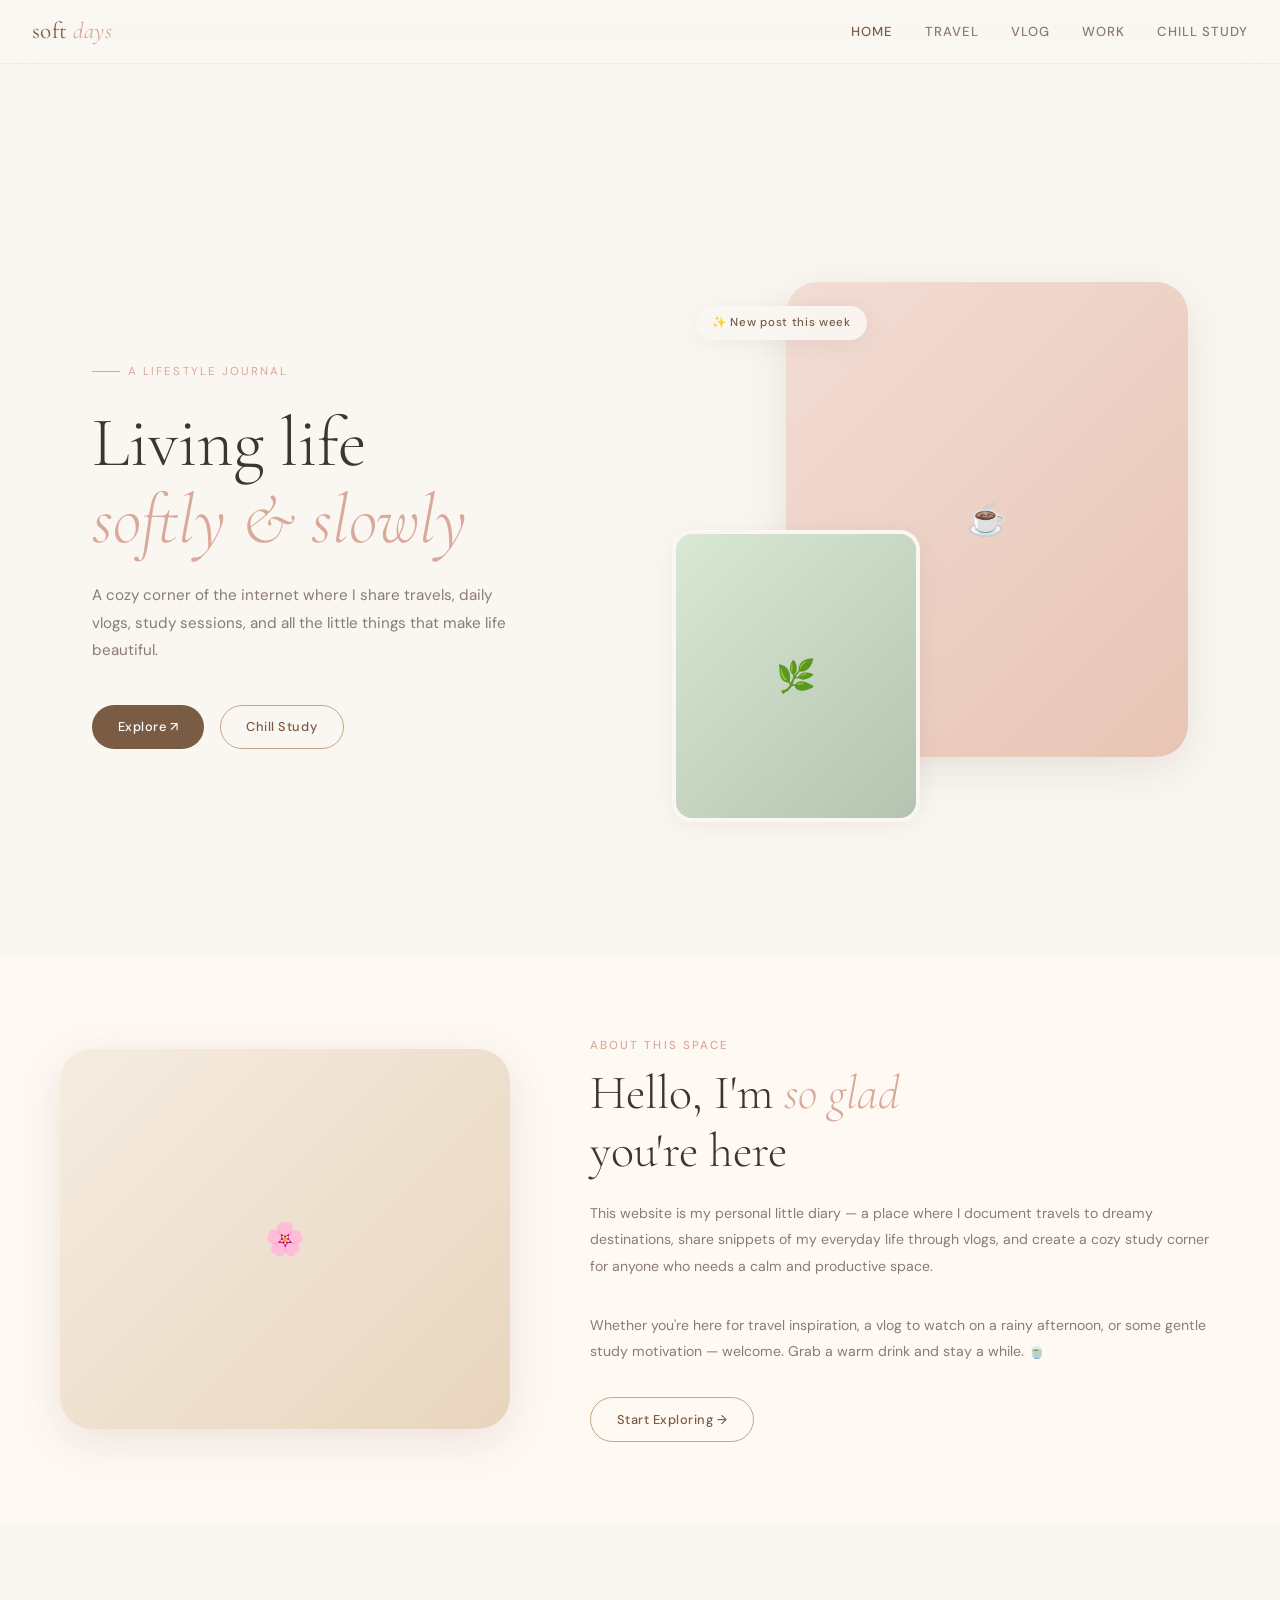
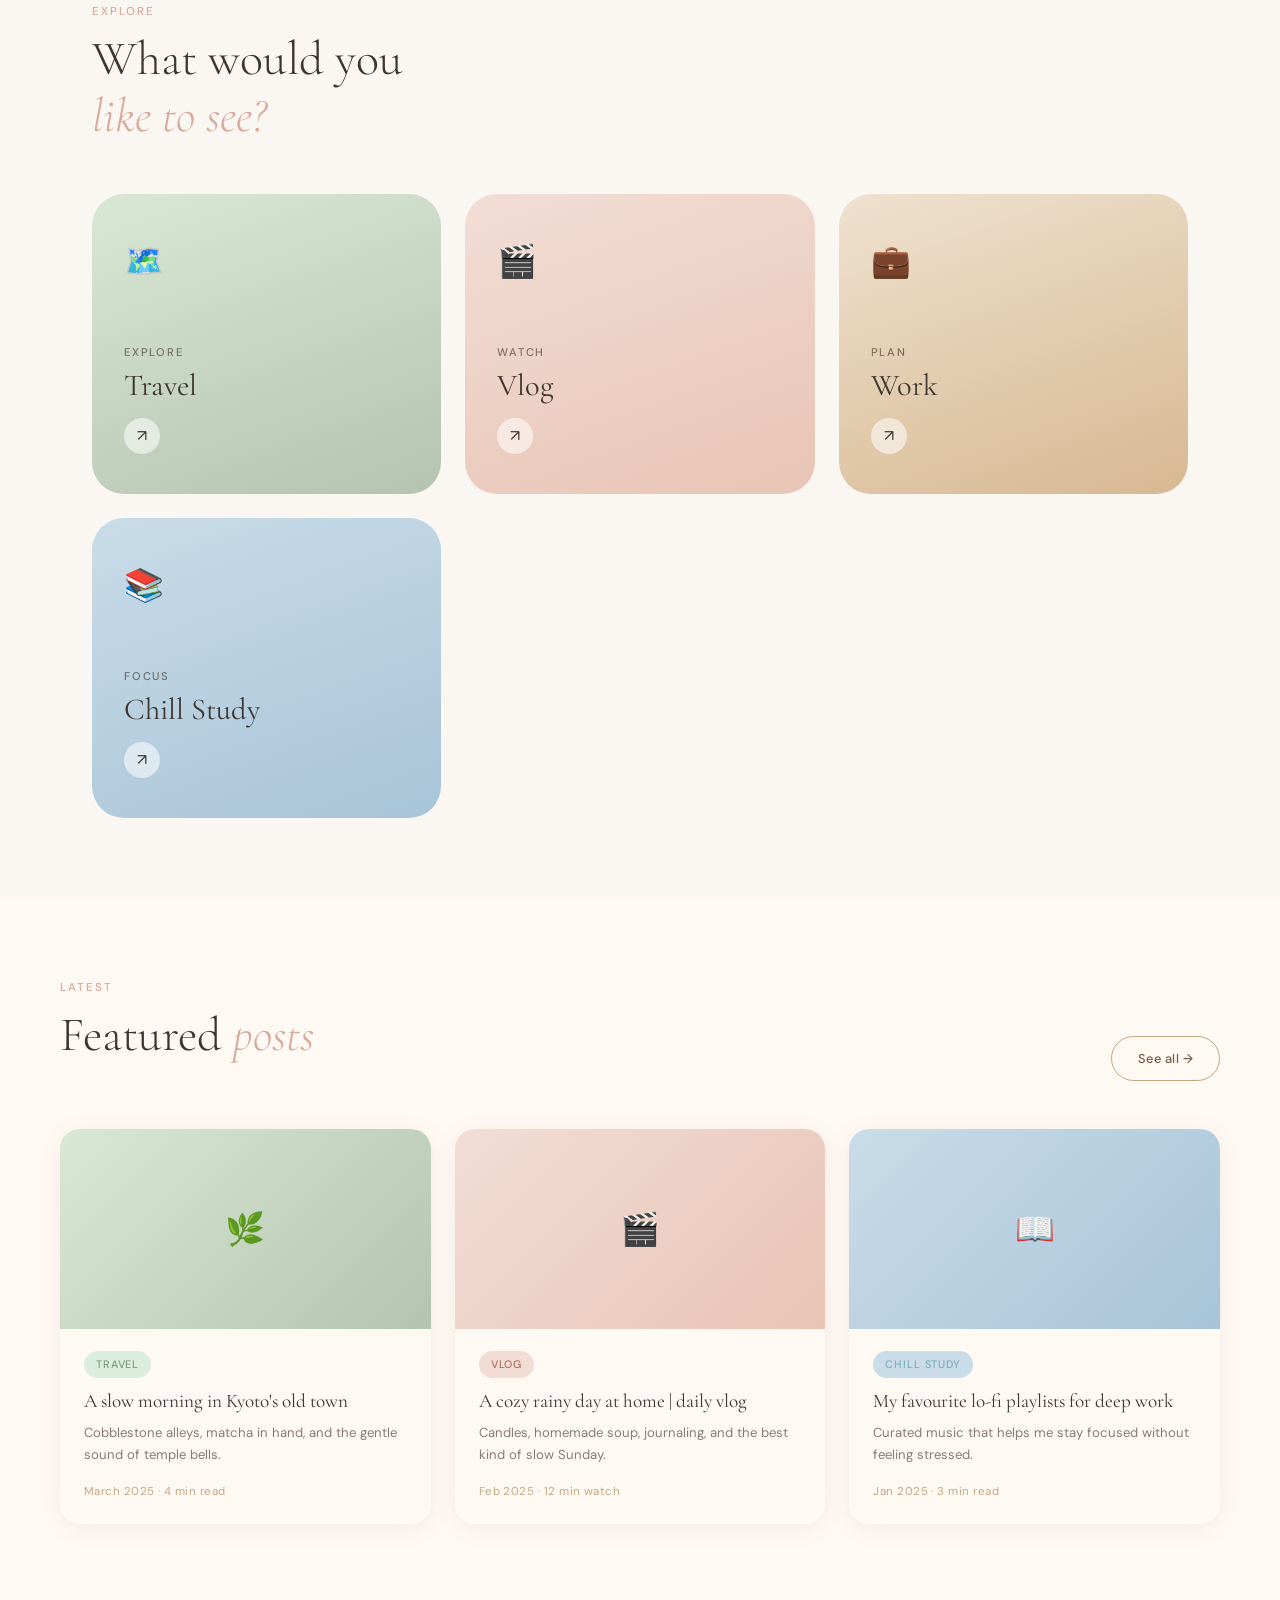
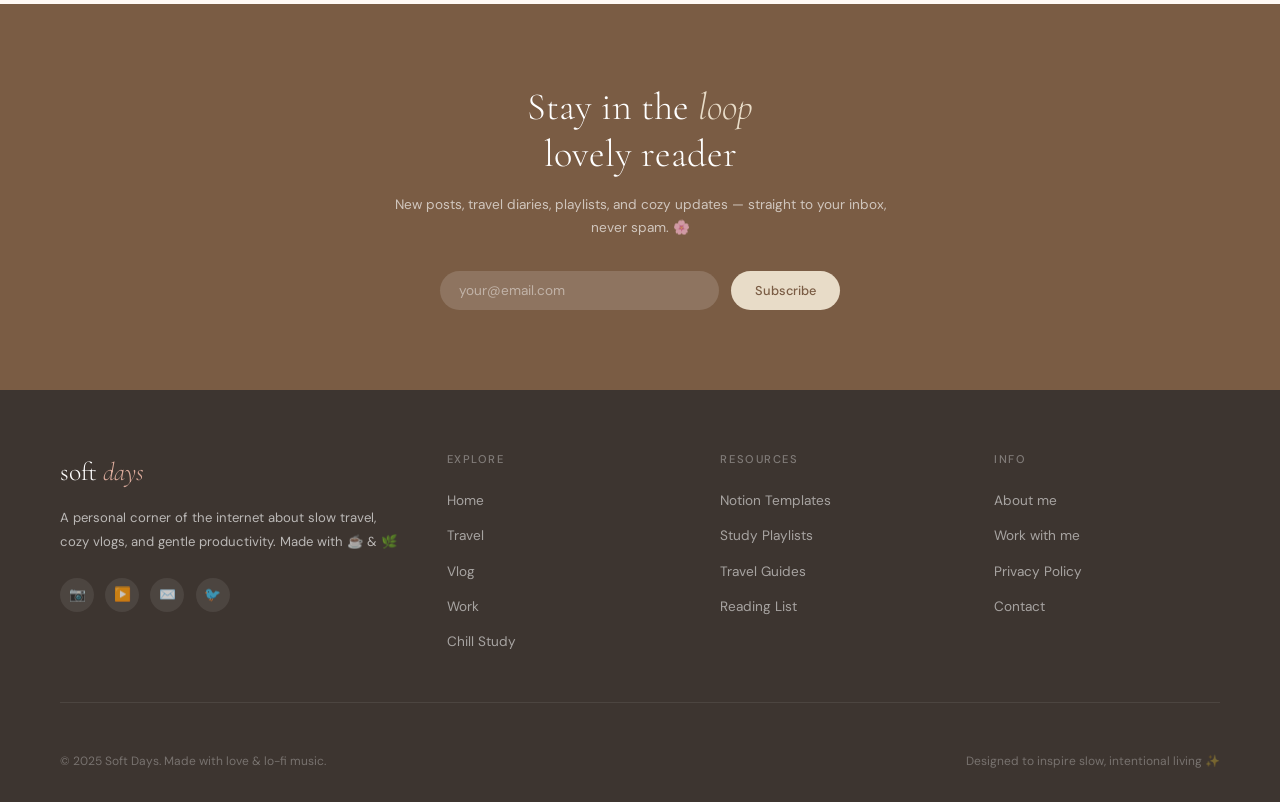
<file: index.html>
<!DOCTYPE html>
<html lang="en">
<head>
  <meta charset="UTF-8" />
  <meta name="viewport" content="width=device-width, initial-scale=1.0"/>
  <title>Soft Days — Home</title>
  <link rel="preconnect" href="https://fonts.googleapis.com"/>
  <link rel="preconnect" href="https://fonts.gstatic.com" crossorigin/>
  <link href="https://fonts.googleapis.com/css2?family=Cormorant+Garamond:ital,wght@0,300;0,400;0,600;1,300;1,400&family=DM+Sans:wght@300;400;500&display=swap" rel="stylesheet"/>
  <link rel="stylesheet" href="style.css" />
</head>
<body class="home-page">

  <!-- ============================================================
       NAVIGATION
       ============================================================ -->
  <nav class="nav" id="navbar">
    <a href="index.html" class="nav-logo">soft <span>days</span></a>
    <ul class="nav-links">
      <li><a href="index.html" class="active">Home</a></li>
      <li><a href="travel.html" class="">Travel</a></li>
      <li><a href="vlog.html" class="">Vlog</a></li>
      <li><a href="work.html">Work</a></li>
      <li><a href="study.html" class="">Chill Study</a></li>
    </ul>
    <div class="nav-toggle" id="navToggle" onclick="openMenu()">
      <span></span><span></span><span></span>
    </div>
  </nav>

  <!-- Mobile Menu -->
  <div class="mobile-menu" id="mobileMenu">
    <span class="mobile-close" onclick="closeMenu()">✕</span>
    <a href="index.html" onclick="closeMenu()">Home</a>
    <a href="travel.html" onclick="closeMenu()">Travel</a>
    <a href="vlog.html" onclick="closeMenu()">Vlog</a>
    <a href="work.html" onclick="closeMenu()">Work</a>
    <a href="study.html" onclick="closeMenu()">Chill Study</a>
  </div>

  <main class="page-main">
<section id="home">

    <!-- ── Hero ── -->
    <div class="hero">
      <div class="hero-text fade-in">
        <div class="hero-eyebrow">a lifestyle journal</div>
        <h1 class="hero-title">
          Living life<br>
          <em>softly &amp; slowly</em>
        </h1>
        <p class="hero-desc">
          A cozy corner of the internet where I share travels, daily vlogs,
          study sessions, and all the little things that make life beautiful.
        </p>
        <div class="hero-cta">
          <a href="travel.html" class="btn btn-primary">Explore ↗</a>
          <a href="study.html"  class="btn btn-outline">Chill Study</a>
        </div>
      </div>

      <div class="hero-visual fade-in" style="transition-delay:0.15s">
        <div class="hero-img-main">
          <div class="ph ph-blush">☕</div>
        </div>
        <div class="hero-img-accent">
          <div class="ph ph-sage">🌿</div>
        </div>
        <div class="hero-chip">✨ New post this week</div>
      </div>
    </div><!-- /hero -->

    <!-- ── About / Intro ── -->
    <div class="home-intro">
      <div class="home-intro-inner">
        <div class="home-intro-img fade-in">
          <div class="ph ph-warm">🌸</div>
        </div>
        <div class="home-intro-text fade-in" style="transition-delay:0.1s">
          <div class="section-label">about this space</div>
          <h2 class="section-title">Hello, I'm <em>so glad</em><br>you're here</h2>
          <p class="home-intro-detail">
            This website is my personal little diary — a place where I document
            travels to dreamy destinations, share snippets of my everyday life
            through vlogs, and create a cozy study corner for anyone who needs a
            calm and productive space.
          </p>
          <p class="home-intro-detail">
            Whether you're here for travel inspiration, a vlog to watch on a
            rainy afternoon, or some gentle study motivation — welcome. Grab a
            warm drink and stay a while. 🍵
          </p>
          <a href="travel.html" class="btn btn-outline">Start Exploring →</a>
        </div>
      </div>
    </div><!-- /home-intro -->

    <!-- ── Quick Links to Pages ── -->
    <div class="home-links">
      <div class="section-label">explore</div>
      <h2 class="section-title">What would you<br><em>like to see?</em></h2>
      <div class="home-links-grid">

        <!-- Link to Travel -->
        <a href="travel.html" class="link-card travel fade-in">
          <div class="link-card-bg"></div>
          <div class="link-card-content">
            <div class="link-card-icon">🗺️</div>
            <div class="link-card-label">explore</div>
            <div class="link-card-title">Travel</div>
            <div class="link-card-arrow">↗</div>
          </div>
        </a>

        <!-- Link to Vlog -->
        <a href="vlog.html" class="link-card vlog fade-in" style="transition-delay:0.1s">
          <div class="link-card-bg"></div>
          <div class="link-card-content">
            <div class="link-card-icon">🎬</div>
            <div class="link-card-label">watch</div>
            <div class="link-card-title">Vlog</div>
            <div class="link-card-arrow">↗</div>
          </div>
        </a>

        <!-- Link to Chill Study -->
        <a href="work.html" class="link-card work fade-in" style="transition-delay:0.2s">
          <div class="link-card-bg"></div>
          <div class="link-card-content">
            <div class="link-card-icon">💼</div>
            <div class="link-card-label">plan</div>
            <div class="link-card-title">Work</div>
            <div class="link-card-arrow">↗</div>
          </div>
        </a>

        <a href="study.html" class="link-card study fade-in" style="transition-delay:0.3s">
          <div class="link-card-bg"></div>
          <div class="link-card-content">
            <div class="link-card-icon">📚</div>
            <div class="link-card-label">focus</div>
            <div class="link-card-title">Chill Study</div>
            <div class="link-card-arrow">↗</div>
          </div>
        </a>

      </div>
    </div><!-- /home-links -->

    <!-- ── Featured Content ── -->
    <div class="home-featured">
      <div class="home-featured-inner">
        <div class="featured-header fade-in">
          <div>
            <div class="section-label">latest</div>
            <h2 class="section-title">Featured <em>posts</em></h2>
          </div>
          <a href="travel.html" class="btn btn-outline">See all →</a>
        </div>

        <div class="grid-3">

          <!-- Featured Card 1 — Travel -->
          <div class="card fade-in">
            <div class="featured-card-img">
              <div class="ph ph-sage">🌿</div>
            </div>
            <div class="featured-card-body">
              <span class="tag travel">Travel</span>
              <div class="featured-card-title">A slow morning in Kyoto's old town</div>
              <div class="featured-card-desc">
                Cobblestone alleys, matcha in hand, and the gentle sound of temple bells.
              </div>
              <div class="featured-card-meta">March 2025 · 4 min read</div>
            </div>
          </div>

          <!-- Featured Card 2 — Vlog -->
          <div class="card fade-in" style="transition-delay:0.1s">
            <div class="featured-card-img">
              <div class="ph ph-blush">🎬</div>
            </div>
            <div class="featured-card-body">
              <span class="tag vlog">Vlog</span>
              <div class="featured-card-title">A cozy rainy day at home | daily vlog</div>
              <div class="featured-card-desc">
                Candles, homemade soup, journaling, and the best kind of slow Sunday.
              </div>
              <div class="featured-card-meta">Feb 2025 · 12 min watch</div>
            </div>
          </div>

          <!-- Featured Card 3 — Study -->
          <div class="card fade-in" style="transition-delay:0.2s">
            <div class="featured-card-img">
              <div class="ph ph-sky">📖</div>
            </div>
            <div class="featured-card-body">
              <span class="tag study">Chill Study</span>
              <div class="featured-card-title">My favourite lo-fi playlists for deep work</div>
              <div class="featured-card-desc">
                Curated music that helps me stay focused without feeling stressed.
              </div>
              <div class="featured-card-meta">Jan 2025 · 3 min read</div>
            </div>
          </div>

        </div>
      </div>
    </div><!-- /home-featured -->

  </section>
  <!-- /HOME SECTION -->
  </main>

<!-- ============================================================
       NEWSLETTER / CTA BANNER
       ============================================================ -->
  <div class="newsletter-banner">
    <div class="newsletter-inner fade-in">
      <h2 class="newsletter-title">Stay in the <em>loop</em><br>lovely reader</h2>
      <p class="newsletter-sub">
        New posts, travel diaries, playlists, and cozy updates —
        straight to your inbox, never spam. 🌸
      </p>
      <div class="newsletter-form">
        <input class="newsletter-input" type="email" placeholder="your@email.com"/>
        <button class="newsletter-btn">Subscribe</button>
      </div>
    </div>
  </div>

  
<!-- ============================================================
       FOOTER
       ============================================================ -->
  <footer>
    <div class="footer-inner">
      <div class="footer-top">

        <!-- Brand col -->
        <div>
          <div class="footer-logo">soft <em>days</em></div>
          <p class="footer-tagline">
            A personal corner of the internet about slow travel,
            cozy vlogs, and gentle productivity. Made with ☕ &amp; 🌿
          </p>
          <div class="footer-social">
            <a href="#" class="social-link">📷</a>
            <a href="#" class="social-link">▶️</a>
            <a href="#" class="social-link">✉️</a>
            <a href="#" class="social-link">🐦</a>
          </div>
        </div>

        <!-- Explore col -->
        <div>
          <div class="footer-col-title">Explore</div>
          <ul class="footer-links">
            <li><a href="index.html">Home</a></li>
            <li><a href="travel.html">Travel</a></li>
            <li><a href="vlog.html">Vlog</a></li>
            <li><a href="work.html">Work</a></li>
      <li><a href="study.html">Chill Study</a></li>
          </ul>
        </div>

        <!-- Study resources col -->
        <div>
          <div class="footer-col-title">Resources</div>
          <ul class="footer-links">
            <li><a href="#">Notion Templates</a></li>
            <li><a href="#">Study Playlists</a></li>
            <li><a href="#">Travel Guides</a></li>
            <li><a href="#">Reading List</a></li>
          </ul>
        </div>

        <!-- Info col -->
        <div>
          <div class="footer-col-title">Info</div>
          <ul class="footer-links">
            <li><a href="#">About me</a></li>
            <li><a href="#">Work with me</a></li>
            <li><a href="#">Privacy Policy</a></li>
            <li><a href="#">Contact</a></li>
          </ul>
        </div>

      </div><!-- /footer-top -->

      <div class="footer-bottom">
        <span>© 2025 Soft Days. Made with love &amp; lo-fi music.</span>
        <span>Designed to inspire slow, intentional living ✨</span>
      </div>
    </div>
  </footer>

  
  <script src="script.js"></script>
</body>
</html>
</file>
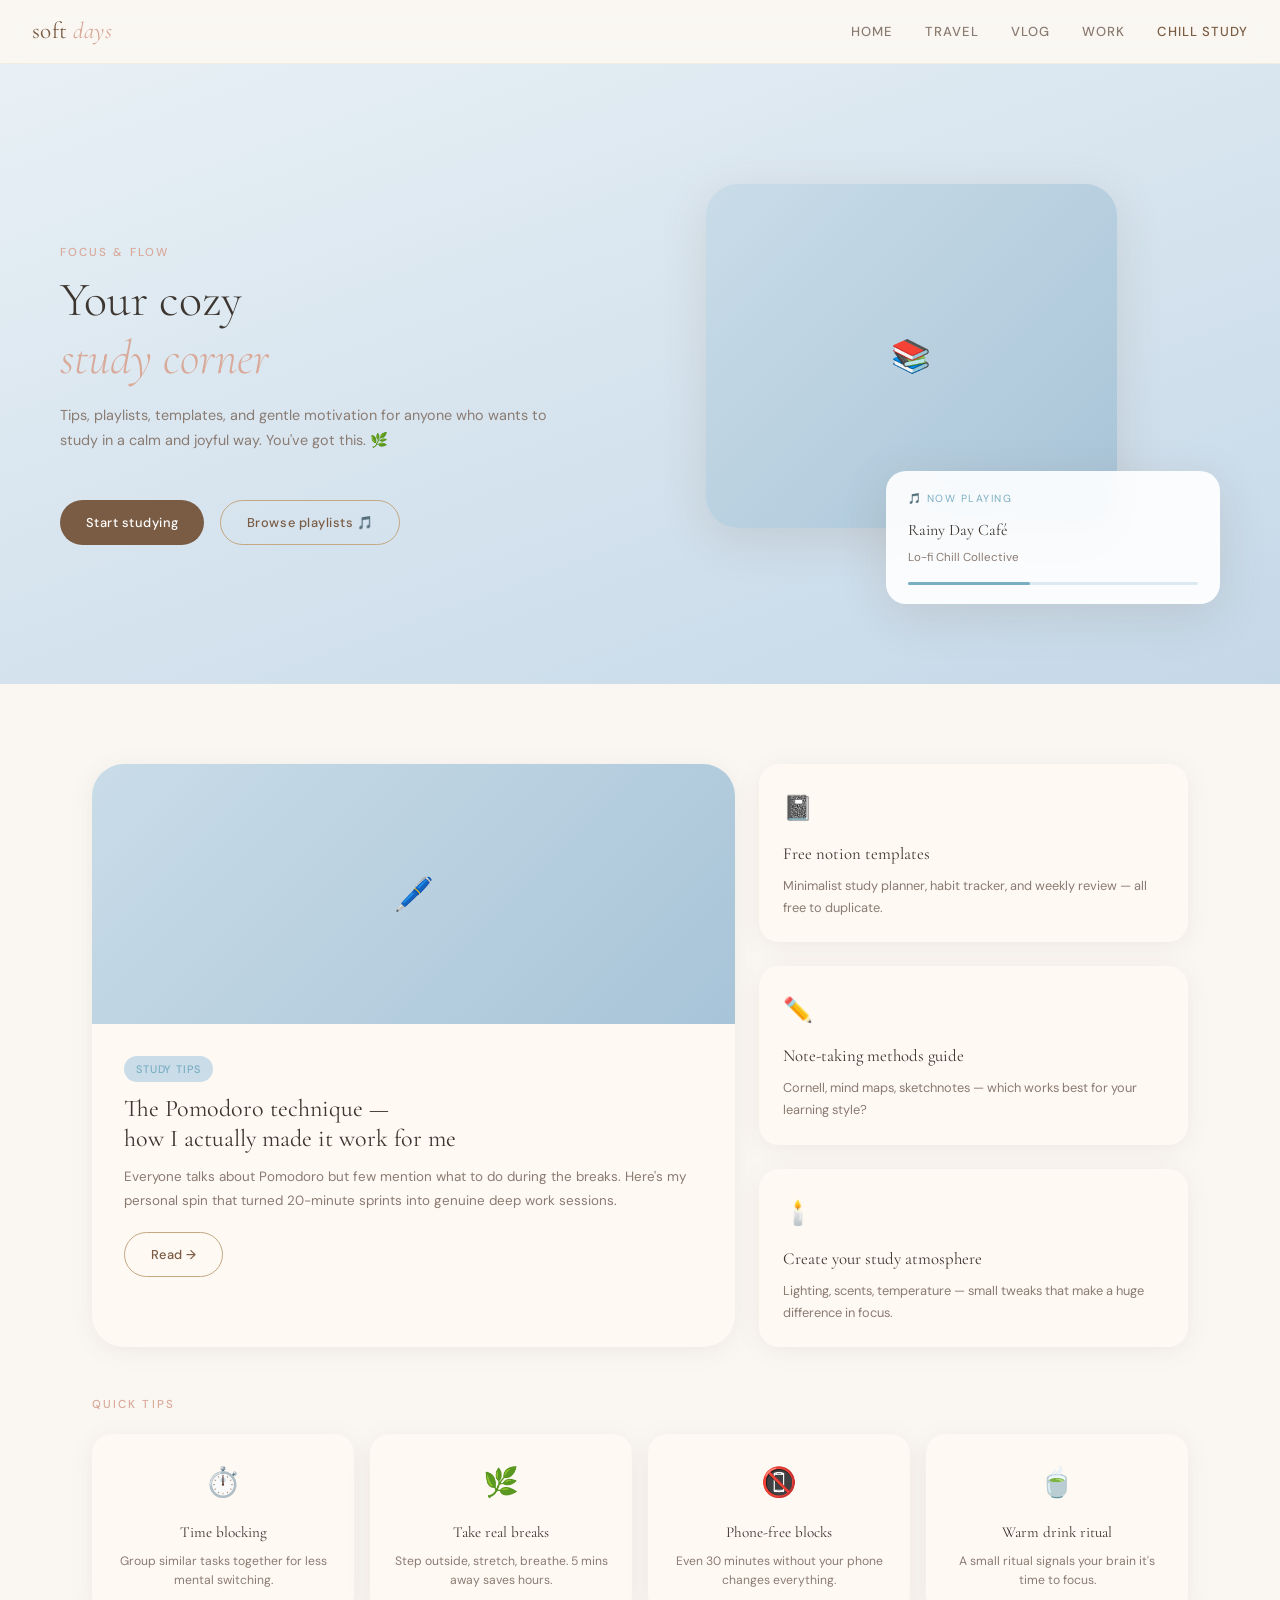
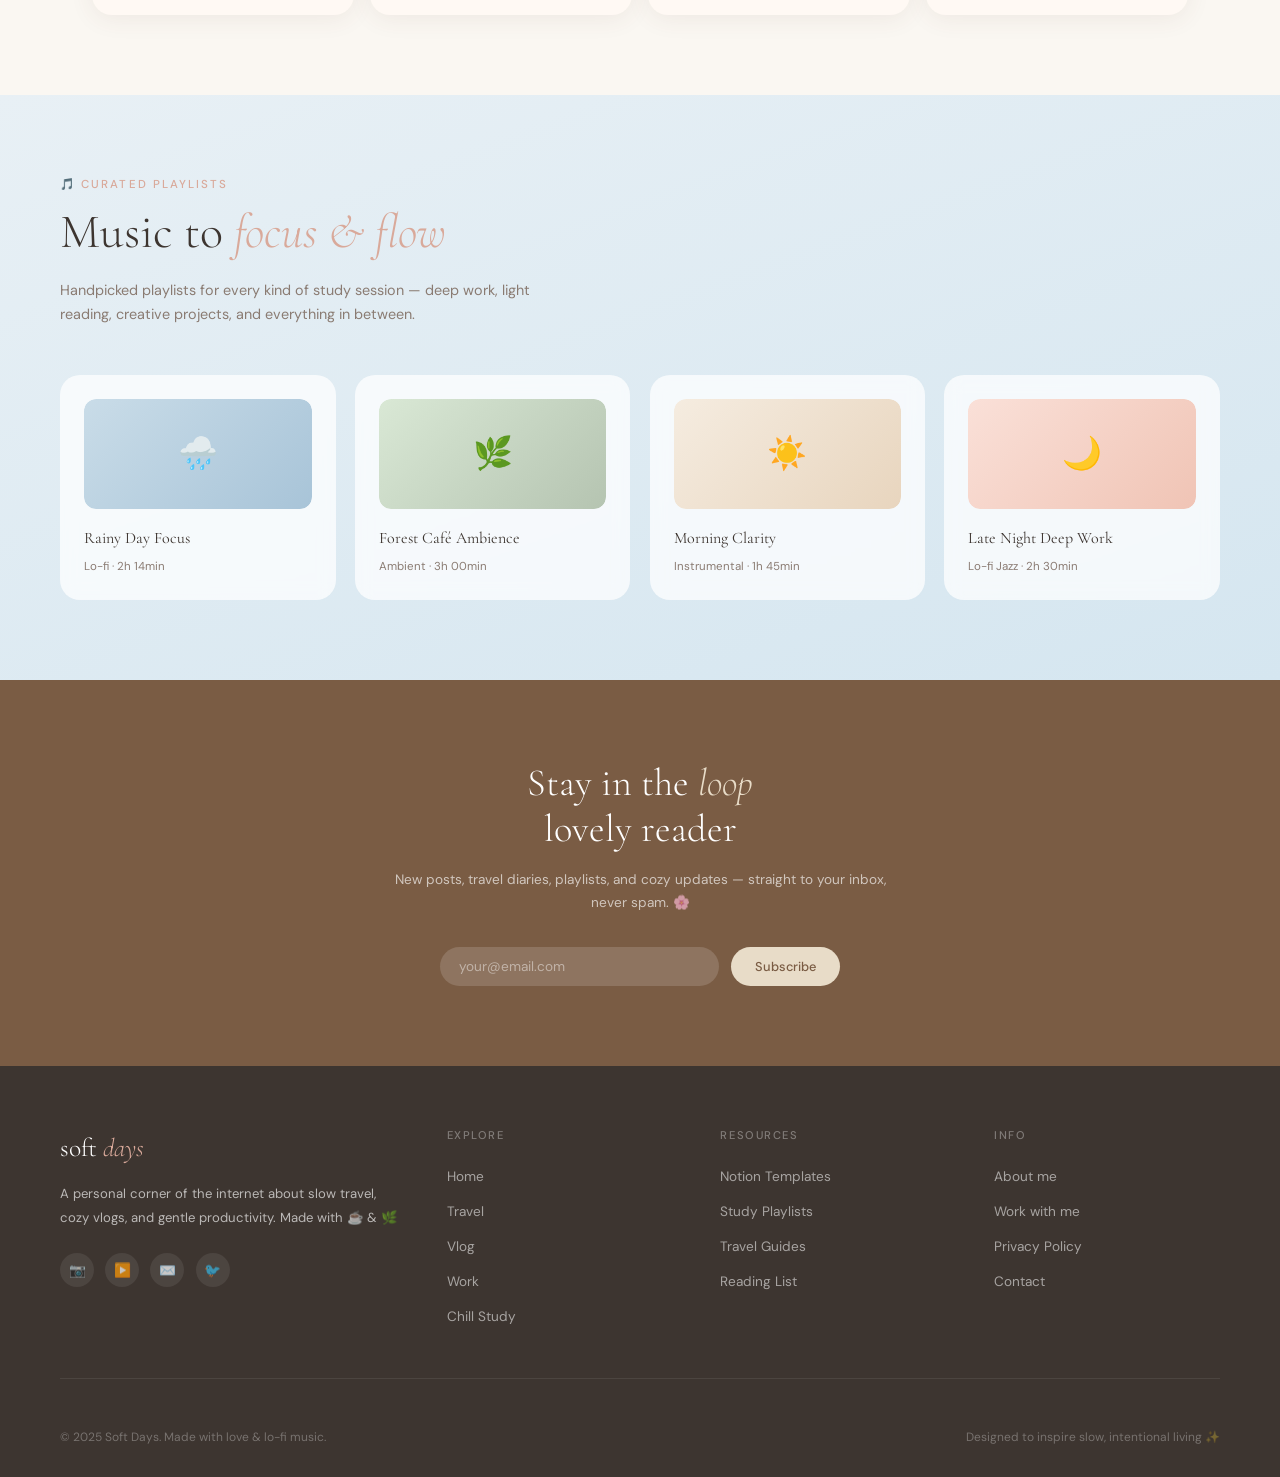
<file: study.html>
<!DOCTYPE html>
<html lang="en">
<head>
  <meta charset="UTF-8" />
  <meta name="viewport" content="width=device-width, initial-scale=1.0"/>
  <title>Soft Days — Chill Study</title>
  <link rel="preconnect" href="https://fonts.googleapis.com"/>
  <link rel="preconnect" href="https://fonts.gstatic.com" crossorigin/>
  <link href="https://fonts.googleapis.com/css2?family=Cormorant+Garamond:ital,wght@0,300;0,400;0,600;1,300;1,400&family=DM+Sans:wght@300;400;500&display=swap" rel="stylesheet"/>
  <link rel="stylesheet" href="style.css" />
</head>
<body class="study-page">

  <!-- ============================================================
       NAVIGATION
       ============================================================ -->
  <nav class="nav" id="navbar">
    <a href="index.html" class="nav-logo">soft <span>days</span></a>
    <ul class="nav-links">
      <li><a href="index.html" class="">Home</a></li>
      <li><a href="travel.html" class="">Travel</a></li>
      <li><a href="vlog.html" class="">Vlog</a></li>
      <li><a href="work.html">Work</a></li>
      <li><a href="study.html" class="active">Chill Study</a></li>
    </ul>
    <div class="nav-toggle" id="navToggle" onclick="openMenu()">
      <span></span><span></span><span></span>
    </div>
  </nav>

  <!-- Mobile Menu -->
  <div class="mobile-menu" id="mobileMenu">
    <span class="mobile-close" onclick="closeMenu()">✕</span>
    <a href="index.html" onclick="closeMenu()">Home</a>
    <a href="travel.html" onclick="closeMenu()">Travel</a>
    <a href="vlog.html" onclick="closeMenu()">Vlog</a>
    <a href="work.html" onclick="closeMenu()">Work</a>
    <a href="study.html" onclick="closeMenu()">Chill Study</a>
  </div>

  <main class="page-main">
<section id="study">

    <!-- ── Study Hero ── -->
    <div class="study-hero">
      <div class="study-hero-inner">
        <div class="fade-in">
          <div class="section-label">focus &amp; flow</div>
          <h2 class="section-title">Your cozy<br><em>study corner</em></h2>
          <p class="section-sub">
            Tips, playlists, templates, and gentle motivation for anyone who
            wants to study in a calm and joyful way. You've got this. 🌿
          </p>
          <div style="display:flex; gap:1rem; flex-wrap:wrap">
            <a href="#" class="btn btn-primary">Start studying</a>
            <a href="#" class="btn btn-outline">Browse playlists 🎵</a>
          </div>
        </div>

        <div class="study-ambience fade-in" style="transition-delay:0.15s">
          <div class="study-desk-card">
            <div class="ph ph-sky" style="height:100%">📚</div>
          </div>
          <div class="study-playlist-widget">
            <div class="playlist-label">🎵 now playing</div>
            <div class="playlist-track">Rainy Day Café</div>
            <div class="playlist-artist">Lo-fi Chill Collective</div>
            <div class="playlist-bar">
              <div class="playlist-bar-fill"></div>
            </div>
          </div>
        </div>
      </div>
    </div><!-- /study-hero -->

    <!-- ── Study Content ── -->
    <div class="study-content">

      <!-- Big card + side cards grid -->
      <div class="study-grid fade-in">

        <!-- Featured Study Post -->
        <div class="study-big-card">
          <div class="study-big-card-img">
            <div class="ph ph-sky" style="height:100%">🖊️</div>
          </div>
          <div class="study-big-card-body">
            <span class="tag study">Study tips</span>
            <h3 class="study-big-card-title">The Pomodoro technique —<br>how I actually made it work for me</h3>
            <p style="font-size:0.84rem; color:var(--muted); line-height:1.8; margin:0.7rem 0 1.2rem">
              Everyone talks about Pomodoro but few mention what to do during the
              breaks. Here's my personal spin that turned 20-minute sprints into
              genuine deep work sessions.
            </p>
            <a href="#" class="btn btn-outline">Read →</a>
          </div>
        </div>

        <!-- Side cards -->
        <div class="study-side-cards">

          <div class="study-side-card fade-in">
            <div class="study-side-icon">📓</div>
            <div class="study-side-title">Free notion templates</div>
            <div class="study-side-desc">
              Minimalist study planner, habit tracker, and weekly review — all free
              to duplicate.
            </div>
          </div>

          <div class="study-side-card fade-in" style="transition-delay:0.1s">
            <div class="study-side-icon">✏️</div>
            <div class="study-side-title">Note-taking methods guide</div>
            <div class="study-side-desc">
              Cornell, mind maps, sketchnotes — which works best for your learning
              style?
            </div>
          </div>

          <div class="study-side-card fade-in" style="transition-delay:0.2s">
            <div class="study-side-icon">🕯️</div>
            <div class="study-side-title">Create your study atmosphere</div>
            <div class="study-side-desc">
              Lighting, scents, temperature — small tweaks that make a huge
              difference in focus.
            </div>
          </div>

        </div>
      </div><!-- /study-grid -->

      <!-- Study Tips Row -->
      <div class="section-label" style="margin-bottom:1.2rem; margin-top:1rem">quick tips</div>
      <div class="study-tips-row">
        <div class="tip-card fade-in">
          <div class="tip-icon">⏱️</div>
          <div class="tip-title">Time blocking</div>
          <div class="tip-desc">Group similar tasks together for less mental switching.</div>
        </div>
        <div class="tip-card fade-in" style="transition-delay:0.08s">
          <div class="tip-icon">🌿</div>
          <div class="tip-title">Take real breaks</div>
          <div class="tip-desc">Step outside, stretch, breathe. 5 mins away saves hours.</div>
        </div>
        <div class="tip-card fade-in" style="transition-delay:0.16s">
          <div class="tip-icon">📵</div>
          <div class="tip-title">Phone-free blocks</div>
          <div class="tip-desc">Even 30 minutes without your phone changes everything.</div>
        </div>
        <div class="tip-card fade-in" style="transition-delay:0.24s">
          <div class="tip-icon">🍵</div>
          <div class="tip-title">Warm drink ritual</div>
          <div class="tip-desc">A small ritual signals your brain it's time to focus.</div>
        </div>
      </div>

    </div><!-- /study-content -->

    <!-- ── Chill Playlists ── -->
    <div class="study-playlists">
      <div class="study-playlists-inner">
        <div class="fade-in">
          <div class="section-label">🎵 curated playlists</div>
          <h2 class="section-title">Music to <em>focus &amp; flow</em></h2>
          <p class="section-sub">
            Handpicked playlists for every kind of study session — deep work,
            light reading, creative projects, and everything in between.
          </p>
        </div>
        <div class="playlist-cards">

          <div class="playlist-card fade-in">
            <div class="playlist-card-art">
              <div class="ph ph-sky" style="border-radius:var(--radius-sm)">🌧️</div>
            </div>
            <div class="playlist-card-title">Rainy Day Focus</div>
            <div class="playlist-card-meta">Lo-fi · 2h 14min</div>
          </div>

          <div class="playlist-card fade-in" style="transition-delay:0.08s">
            <div class="playlist-card-art">
              <div class="ph ph-sage" style="border-radius:var(--radius-sm)">🌿</div>
            </div>
            <div class="playlist-card-title">Forest Café Ambience</div>
            <div class="playlist-card-meta">Ambient · 3h 00min</div>
          </div>

          <div class="playlist-card fade-in" style="transition-delay:0.16s">
            <div class="playlist-card-art">
              <div class="ph ph-warm" style="border-radius:var(--radius-sm)">☀️</div>
            </div>
            <div class="playlist-card-title">Morning Clarity</div>
            <div class="playlist-card-meta">Instrumental · 1h 45min</div>
          </div>

          <div class="playlist-card fade-in" style="transition-delay:0.24s">
            <div class="playlist-card-art">
              <div class="ph ph-rose" style="border-radius:var(--radius-sm)">🌙</div>
            </div>
            <div class="playlist-card-title">Late Night Deep Work</div>
            <div class="playlist-card-meta">Lo-fi Jazz · 2h 30min</div>
          </div>

        </div>
      </div>
    </div><!-- /study-playlists -->

  </section>
  <!-- /CHILL STUDY SECTION -->
  </main>

<!-- ============================================================
       NEWSLETTER / CTA BANNER
       ============================================================ -->
  <div class="newsletter-banner">
    <div class="newsletter-inner fade-in">
      <h2 class="newsletter-title">Stay in the <em>loop</em><br>lovely reader</h2>
      <p class="newsletter-sub">
        New posts, travel diaries, playlists, and cozy updates —
        straight to your inbox, never spam. 🌸
      </p>
      <div class="newsletter-form">
        <input class="newsletter-input" type="email" placeholder="your@email.com"/>
        <button class="newsletter-btn">Subscribe</button>
      </div>
    </div>
  </div>

  
<!-- ============================================================
       FOOTER
       ============================================================ -->
  <footer>
    <div class="footer-inner">
      <div class="footer-top">

        <!-- Brand col -->
        <div>
          <div class="footer-logo">soft <em>days</em></div>
          <p class="footer-tagline">
            A personal corner of the internet about slow travel,
            cozy vlogs, and gentle productivity. Made with ☕ &amp; 🌿
          </p>
          <div class="footer-social">
            <a href="#" class="social-link">📷</a>
            <a href="#" class="social-link">▶️</a>
            <a href="#" class="social-link">✉️</a>
            <a href="#" class="social-link">🐦</a>
          </div>
        </div>

        <!-- Explore col -->
        <div>
          <div class="footer-col-title">Explore</div>
          <ul class="footer-links">
            <li><a href="index.html">Home</a></li>
            <li><a href="travel.html">Travel</a></li>
            <li><a href="vlog.html">Vlog</a></li>
            <li><a href="work.html">Work</a></li>
      <li><a href="study.html">Chill Study</a></li>
          </ul>
        </div>

        <!-- Study resources col -->
        <div>
          <div class="footer-col-title">Resources</div>
          <ul class="footer-links">
            <li><a href="#">Notion Templates</a></li>
            <li><a href="#">Study Playlists</a></li>
            <li><a href="#">Travel Guides</a></li>
            <li><a href="#">Reading List</a></li>
          </ul>
        </div>

        <!-- Info col -->
        <div>
          <div class="footer-col-title">Info</div>
          <ul class="footer-links">
            <li><a href="#">About me</a></li>
            <li><a href="#">Work with me</a></li>
            <li><a href="#">Privacy Policy</a></li>
            <li><a href="#">Contact</a></li>
          </ul>
        </div>

      </div><!-- /footer-top -->

      <div class="footer-bottom">
        <span>© 2025 Soft Days. Made with love &amp; lo-fi music.</span>
        <span>Designed to inspire slow, intentional living ✨</span>
      </div>
    </div>
  </footer>

  
  <script src="script.js"></script>
</body>
</html>
</file>
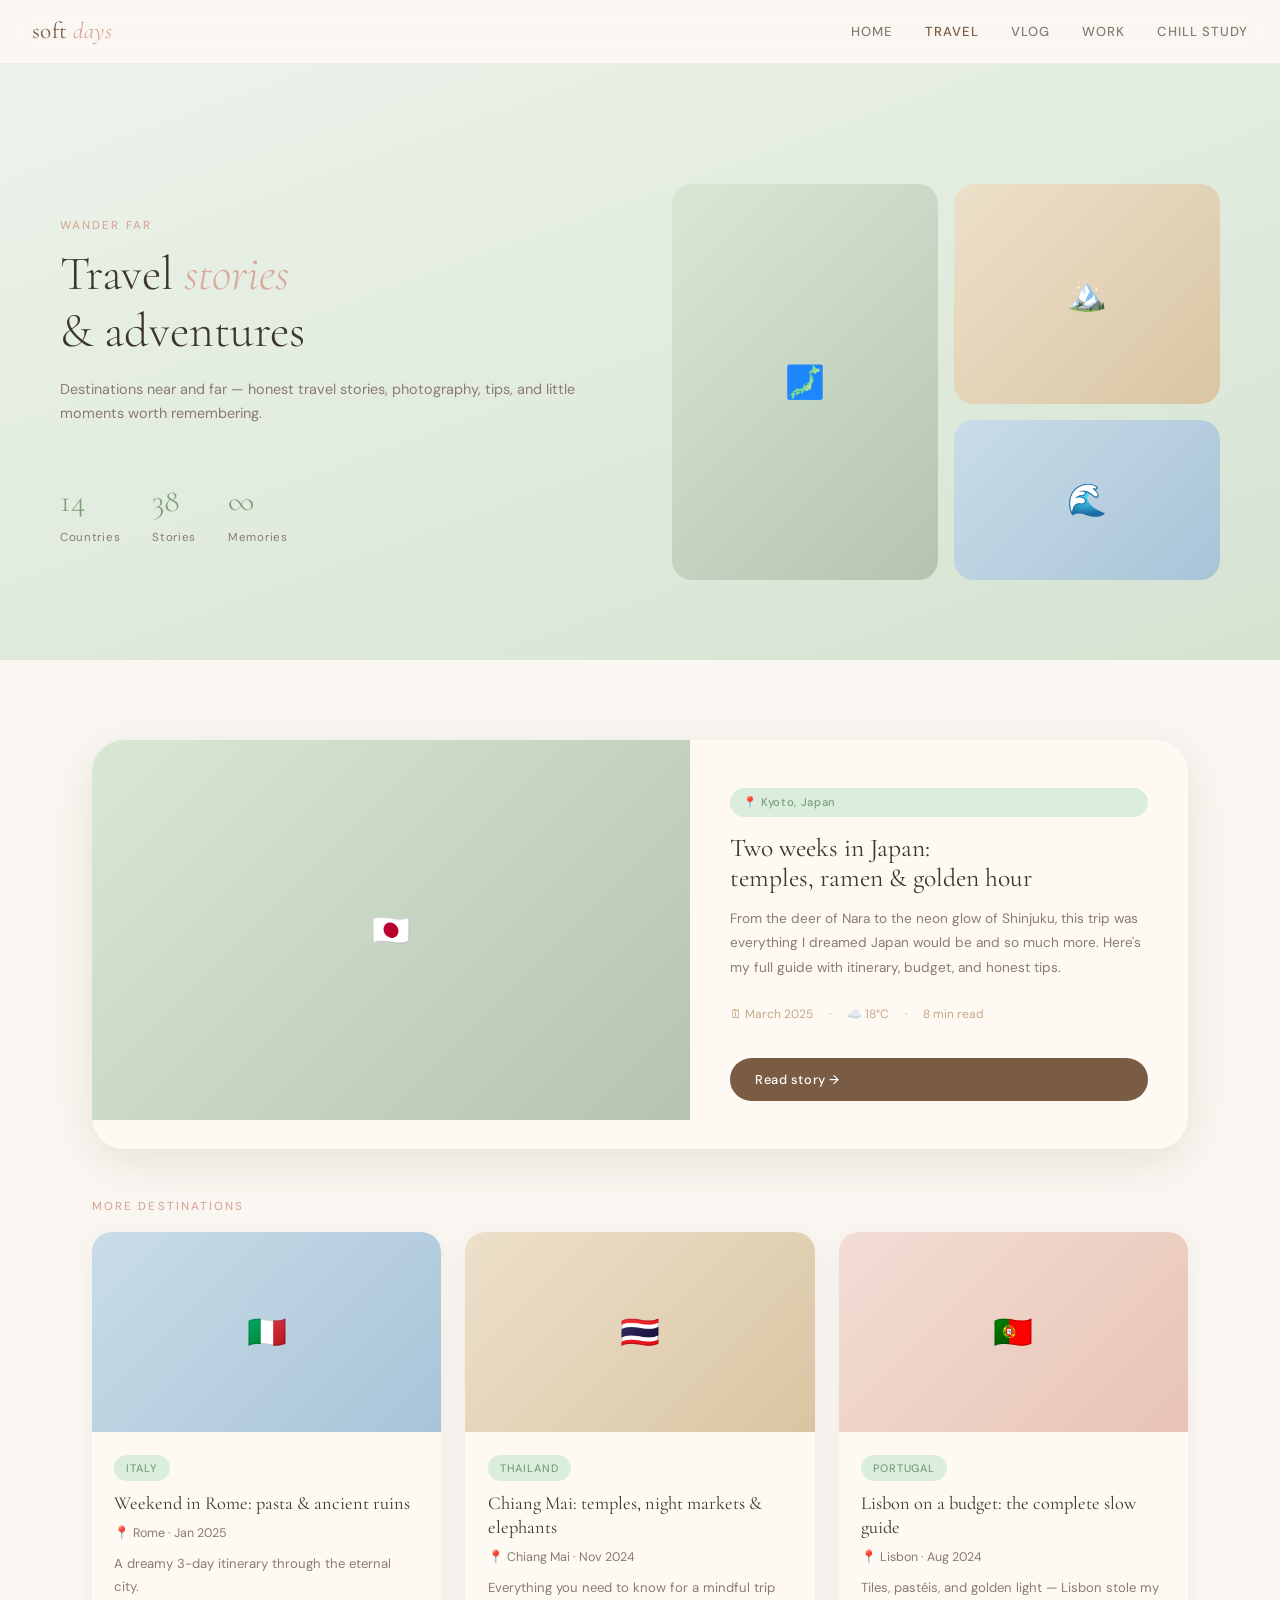
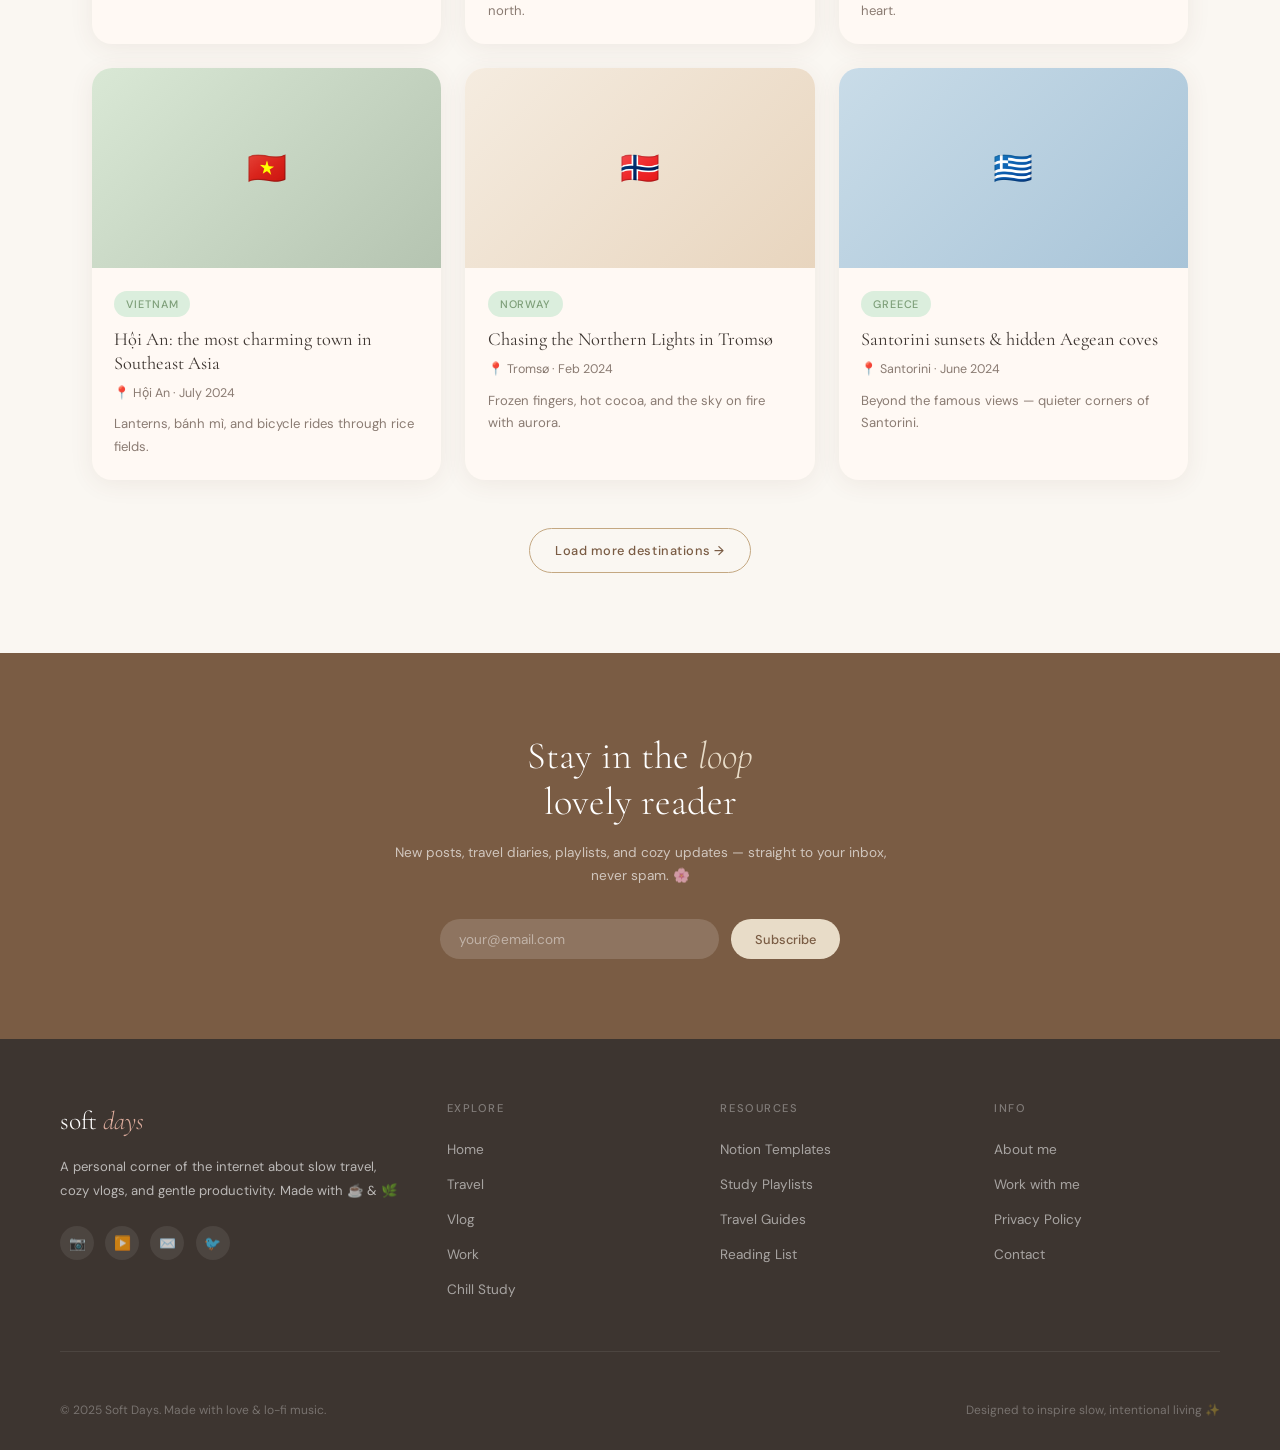
<file: travel.html>
<!DOCTYPE html>
<html lang="en">
<head>
  <meta charset="UTF-8" />
  <meta name="viewport" content="width=device-width, initial-scale=1.0"/>
  <title>Soft Days — Travel</title>
  <link rel="preconnect" href="https://fonts.googleapis.com"/>
  <link rel="preconnect" href="https://fonts.gstatic.com" crossorigin/>
  <link href="https://fonts.googleapis.com/css2?family=Cormorant+Garamond:ital,wght@0,300;0,400;0,600;1,300;1,400&family=DM+Sans:wght@300;400;500&display=swap" rel="stylesheet"/>
  <link rel="stylesheet" href="style.css" />
</head>
<body class="travel-page">

  <!-- ============================================================
       NAVIGATION
       ============================================================ -->
  <nav class="nav" id="navbar">
    <a href="index.html" class="nav-logo">soft <span>days</span></a>
    <ul class="nav-links">
      <li><a href="index.html" class="">Home</a></li>
      <li><a href="travel.html" class="active">Travel</a></li>
      <li><a href="vlog.html" class="">Vlog</a></li>
      <li><a href="work.html">Work</a></li>
      <li><a href="study.html" class="">Chill Study</a></li>
    </ul>
    <div class="nav-toggle" id="navToggle" onclick="openMenu()">
      <span></span><span></span><span></span>
    </div>
  </nav>

  <!-- Mobile Menu -->
  <div class="mobile-menu" id="mobileMenu">
    <span class="mobile-close" onclick="closeMenu()">✕</span>
    <a href="index.html" onclick="closeMenu()">Home</a>
    <a href="travel.html" onclick="closeMenu()">Travel</a>
    <a href="vlog.html" onclick="closeMenu()">Vlog</a>
    <a href="work.html" onclick="closeMenu()">Work</a>
    <a href="study.html" onclick="closeMenu()">Chill Study</a>
  </div>

  <main class="page-main">
<section id="travel">

    <!-- ── Travel Hero ── -->
    <div class="travel-hero">
      <div class="travel-hero-inner">
        <div class="fade-in">
          <div class="section-label">wander far</div>
          <h2 class="section-title">Travel <em>stories</em><br>&amp; adventures</h2>
          <p class="section-sub">
            Destinations near and far — honest travel stories, photography,
            tips, and little moments worth remembering.
          </p>
          <div class="travel-stats">
            <div class="stat-item">
              <div class="stat-num">14</div>
              <div class="stat-label">Countries</div>
            </div>
            <div class="stat-item">
              <div class="stat-num">38</div>
              <div class="stat-label">Stories</div>
            </div>
            <div class="stat-item">
              <div class="stat-num">∞</div>
              <div class="stat-label">Memories</div>
            </div>
          </div>
        </div>

        <div class="travel-hero-visual fade-in" style="transition-delay:0.1s">
          <div class="ph ph-sage tall" style="border-radius:var(--radius-md)">🗾</div>
          <div class="ph ph-sand" style="border-radius:var(--radius-md)">🏔️</div>
          <div class="ph ph-sky" style="border-radius:var(--radius-md)">🌊</div>
        </div>
      </div>
    </div><!-- /travel-hero -->

    <!-- ── Travel Posts ── -->
    <div class="travel-posts">

      <!-- Featured Travel Card (large) -->
      <div class="travel-featured-card fade-in">
        <div class="travel-featured-img">
          <div class="ph ph-sage" style="height:100%">🇯🇵</div>
        </div>
        <div class="travel-featured-body">
          <div class="destination-chip">📍 Kyoto, Japan</div>
          <h3 class="travel-card-title">Two weeks in Japan:<br>temples, ramen &amp; golden hour</h3>
          <p class="travel-card-desc">
            From the deer of Nara to the neon glow of Shinjuku, this trip was
            everything I dreamed Japan would be and so much more. Here's my full
            guide with itinerary, budget, and honest tips.
          </p>
          <div class="travel-card-footer">
            <span>🗓 March 2025</span>
            <span>·</span>
            <span>☁️ 18°C</span>
            <span>·</span>
            <span>8 min read</span>
          </div>
          <br>
          <a href="#" class="btn btn-primary" style="margin-top:0.5rem">Read story →</a>
        </div>
      </div>

      <!-- Travel Cards Grid -->
      <div class="section-label" style="margin-bottom:1rem">more destinations</div>
      <div class="travel-grid">

        <!-- Travel Card 1 -->
        <div class="card travel-grid-card fade-in">
          <div class="card-img">
            <div class="ph ph-sky">🇮🇹</div>
          </div>
          <div class="card-body">
            <span class="tag travel">Italy</span>
            <div class="card-title">Weekend in Rome: pasta &amp; ancient ruins</div>
            <div class="card-meta">📍 Rome · Jan 2025</div>
            <div class="card-desc">A dreamy 3-day itinerary through the eternal city.</div>
          </div>
        </div>

        <!-- Travel Card 2 -->
        <div class="card travel-grid-card fade-in" style="transition-delay:0.1s">
          <div class="card-img">
            <div class="ph ph-sand">🇹🇭</div>
          </div>
          <div class="card-body">
            <span class="tag travel">Thailand</span>
            <div class="card-title">Chiang Mai: temples, night markets &amp; elephants</div>
            <div class="card-meta">📍 Chiang Mai · Nov 2024</div>
            <div class="card-desc">Everything you need to know for a mindful trip north.</div>
          </div>
        </div>

        <!-- Travel Card 3 -->
        <div class="card travel-grid-card fade-in" style="transition-delay:0.2s">
          <div class="card-img">
            <div class="ph ph-blush">🇵🇹</div>
          </div>
          <div class="card-body">
            <span class="tag travel">Portugal</span>
            <div class="card-title">Lisbon on a budget: the complete slow guide</div>
            <div class="card-meta">📍 Lisbon · Aug 2024</div>
            <div class="card-desc">Tiles, pastéis, and golden light — Lisbon stole my heart.</div>
          </div>
        </div>

        <!-- Travel Card 4 -->
        <div class="card travel-grid-card fade-in">
          <div class="card-img">
            <div class="ph ph-sage">🇻🇳</div>
          </div>
          <div class="card-body">
            <span class="tag travel">Vietnam</span>
            <div class="card-title">Hội An: the most charming town in Southeast Asia</div>
            <div class="card-meta">📍 Hội An · July 2024</div>
            <div class="card-desc">Lanterns, bánh mì, and bicycle rides through rice fields.</div>
          </div>
        </div>

        <!-- Travel Card 5 -->
        <div class="card travel-grid-card fade-in" style="transition-delay:0.1s">
          <div class="card-img">
            <div class="ph ph-warm">🇳🇴</div>
          </div>
          <div class="card-body">
            <span class="tag travel">Norway</span>
            <div class="card-title">Chasing the Northern Lights in Tromsø</div>
            <div class="card-meta">📍 Tromsø · Feb 2024</div>
            <div class="card-desc">Frozen fingers, hot cocoa, and the sky on fire with aurora.</div>
          </div>
        </div>

        <!-- Travel Card 6 -->
        <div class="card travel-grid-card fade-in" style="transition-delay:0.2s">
          <div class="card-img">
            <div class="ph ph-sky">🇬🇷</div>
          </div>
          <div class="card-body">
            <span class="tag travel">Greece</span>
            <div class="card-title">Santorini sunsets &amp; hidden Aegean coves</div>
            <div class="card-meta">📍 Santorini · June 2024</div>
            <div class="card-desc">Beyond the famous views — quieter corners of Santorini.</div>
          </div>
        </div>

      </div><!-- /travel-grid -->

      <div style="text-align:center; margin-top:3rem">
        <a href="#" class="btn btn-outline">Load more destinations →</a>
      </div>

    </div><!-- /travel-posts -->

  </section>
  <!-- /TRAVEL SECTION -->
  </main>

<!-- ============================================================
       NEWSLETTER / CTA BANNER
       ============================================================ -->
  <div class="newsletter-banner">
    <div class="newsletter-inner fade-in">
      <h2 class="newsletter-title">Stay in the <em>loop</em><br>lovely reader</h2>
      <p class="newsletter-sub">
        New posts, travel diaries, playlists, and cozy updates —
        straight to your inbox, never spam. 🌸
      </p>
      <div class="newsletter-form">
        <input class="newsletter-input" type="email" placeholder="your@email.com"/>
        <button class="newsletter-btn">Subscribe</button>
      </div>
    </div>
  </div>

  
<!-- ============================================================
       FOOTER
       ============================================================ -->
  <footer>
    <div class="footer-inner">
      <div class="footer-top">

        <!-- Brand col -->
        <div>
          <div class="footer-logo">soft <em>days</em></div>
          <p class="footer-tagline">
            A personal corner of the internet about slow travel,
            cozy vlogs, and gentle productivity. Made with ☕ &amp; 🌿
          </p>
          <div class="footer-social">
            <a href="#" class="social-link">📷</a>
            <a href="#" class="social-link">▶️</a>
            <a href="#" class="social-link">✉️</a>
            <a href="#" class="social-link">🐦</a>
          </div>
        </div>

        <!-- Explore col -->
        <div>
          <div class="footer-col-title">Explore</div>
          <ul class="footer-links">
            <li><a href="index.html">Home</a></li>
            <li><a href="travel.html">Travel</a></li>
            <li><a href="vlog.html">Vlog</a></li>
            <li><a href="work.html">Work</a></li>
      <li><a href="study.html">Chill Study</a></li>
          </ul>
        </div>

        <!-- Study resources col -->
        <div>
          <div class="footer-col-title">Resources</div>
          <ul class="footer-links">
            <li><a href="#">Notion Templates</a></li>
            <li><a href="#">Study Playlists</a></li>
            <li><a href="#">Travel Guides</a></li>
            <li><a href="#">Reading List</a></li>
          </ul>
        </div>

        <!-- Info col -->
        <div>
          <div class="footer-col-title">Info</div>
          <ul class="footer-links">
            <li><a href="#">About me</a></li>
            <li><a href="#">Work with me</a></li>
            <li><a href="#">Privacy Policy</a></li>
            <li><a href="#">Contact</a></li>
          </ul>
        </div>

      </div><!-- /footer-top -->

      <div class="footer-bottom">
        <span>© 2025 Soft Days. Made with love &amp; lo-fi music.</span>
        <span>Designed to inspire slow, intentional living ✨</span>
      </div>
    </div>
  </footer>

  
  <script src="script.js"></script>
</body>
</html>
</file>
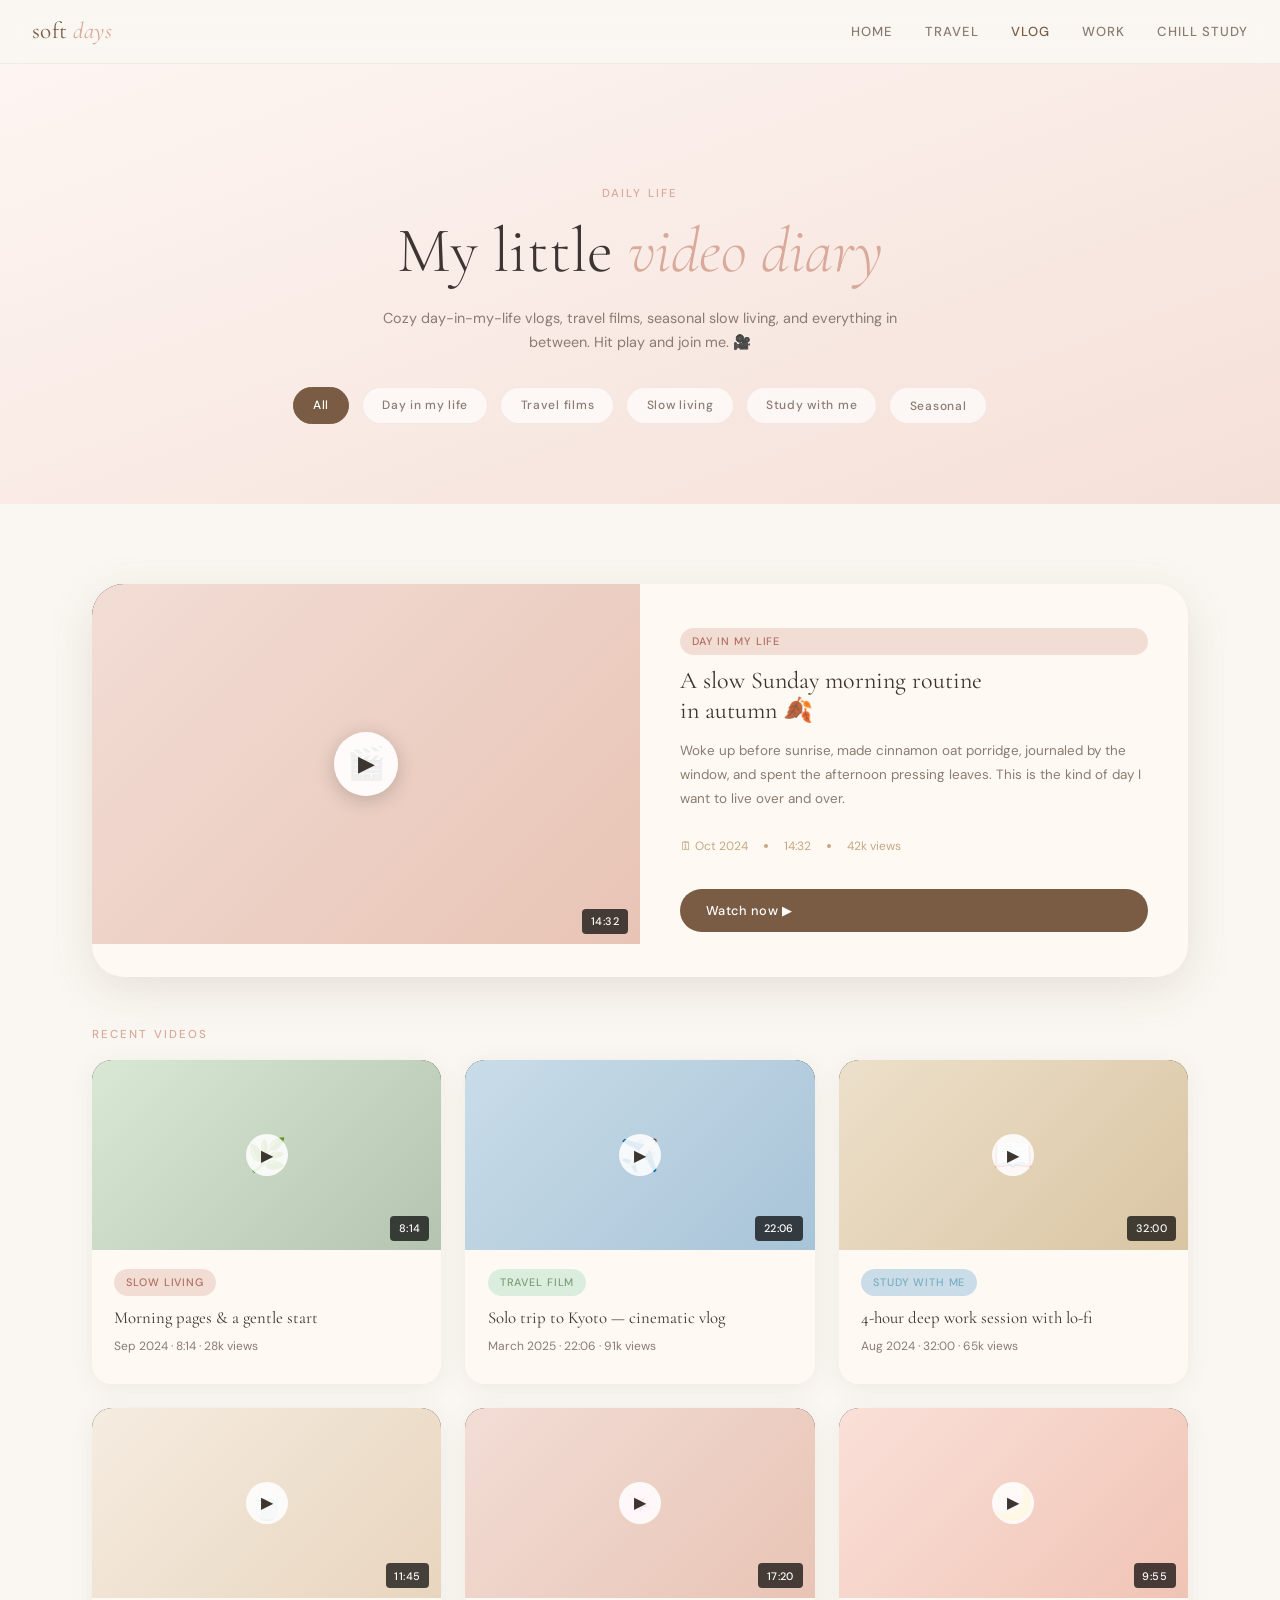
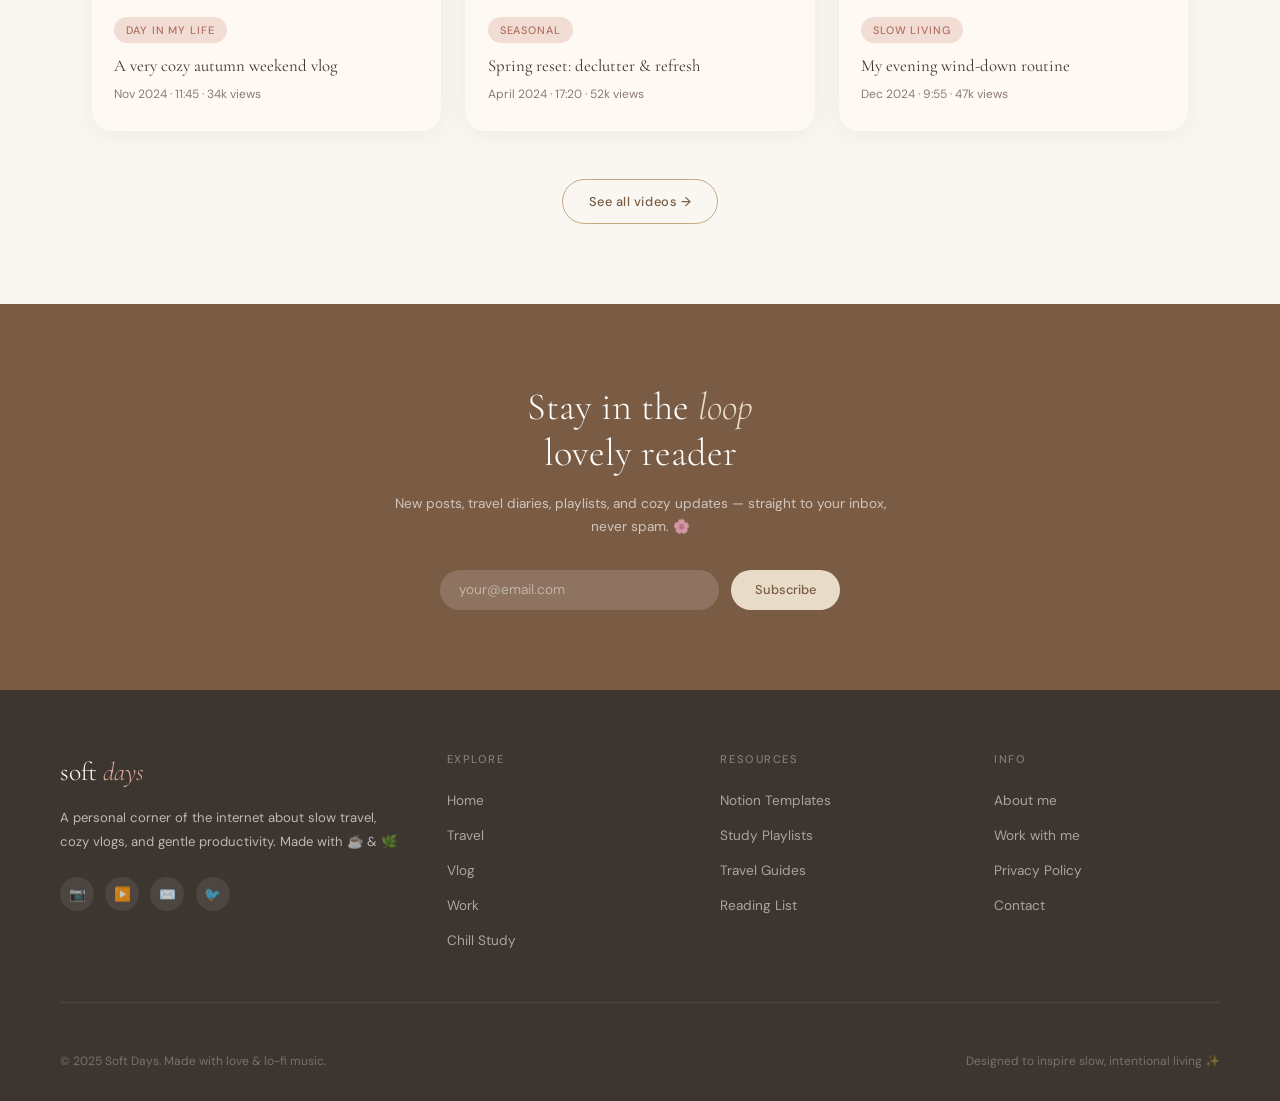
<file: vlog.html>
<!DOCTYPE html>
<html lang="en">
<head>
  <meta charset="UTF-8" />
  <meta name="viewport" content="width=device-width, initial-scale=1.0"/>
  <title>Soft Days — Vlog</title>
  <link rel="preconnect" href="https://fonts.googleapis.com"/>
  <link rel="preconnect" href="https://fonts.gstatic.com" crossorigin/>
  <link href="https://fonts.googleapis.com/css2?family=Cormorant+Garamond:ital,wght@0,300;0,400;0,600;1,300;1,400&family=DM+Sans:wght@300;400;500&display=swap" rel="stylesheet"/>
  <link rel="stylesheet" href="style.css" />
</head>
<body class="vlog-page">

  <!-- ============================================================
       NAVIGATION
       ============================================================ -->
  <nav class="nav" id="navbar">
    <a href="index.html" class="nav-logo">soft <span>days</span></a>
    <ul class="nav-links">
      <li><a href="index.html" class="">Home</a></li>
      <li><a href="travel.html" class="">Travel</a></li>
      <li><a href="vlog.html" class="active">Vlog</a></li>
      <li><a href="work.html">Work</a></li>
      <li><a href="study.html" class="">Chill Study</a></li>
    </ul>
    <div class="nav-toggle" id="navToggle" onclick="openMenu()">
      <span></span><span></span><span></span>
    </div>
  </nav>

  <!-- Mobile Menu -->
  <div class="mobile-menu" id="mobileMenu">
    <span class="mobile-close" onclick="closeMenu()">✕</span>
    <a href="index.html" onclick="closeMenu()">Home</a>
    <a href="travel.html" onclick="closeMenu()">Travel</a>
    <a href="vlog.html" onclick="closeMenu()">Vlog</a>
    <a href="work.html" onclick="closeMenu()">Work</a>
    <a href="study.html" onclick="closeMenu()">Chill Study</a>
  </div>

  <main class="page-main">
<section id="vlog">

    <!-- ── Vlog Hero ── -->
    <div class="vlog-hero">
      <div class="vlog-hero-inner fade-in">
        <div class="section-label">daily life</div>
        <h2 class="section-title">My little <em>video diary</em></h2>
        <p class="section-sub" style="margin:0 auto 2rem">
          Cozy day-in-my-life vlogs, travel films, seasonal slow living, and
          everything in between. Hit play and join me. 🎥
        </p>
        <div class="vlog-filters">
          <div class="filter-pill active">All</div>
          <div class="filter-pill">Day in my life</div>
          <div class="filter-pill">Travel films</div>
          <div class="filter-pill">Slow living</div>
          <div class="filter-pill">Study with me</div>
          <div class="filter-pill">Seasonal</div>
        </div>
      </div>
    </div><!-- /vlog-hero -->

    <!-- ── Vlog Content ── -->
    <div class="vlog-content">

      <!-- Featured Vlog -->
      <div class="vlog-featured fade-in">
        <div class="vlog-featured-video">
          <div class="ph ph-blush" style="position:absolute;inset:0;height:100%">🎬</div>
          <div class="play-button">
            <div class="play-button-circle">▶</div>
          </div>
          <div class="duration-badge">14:32</div>
        </div>
        <div class="vlog-featured-body">
          <span class="tag vlog">Day in my life</span>
          <h3 class="vlog-card-title">A slow Sunday morning routine<br>in autumn 🍂</h3>
          <p class="vlog-card-desc">
            Woke up before sunrise, made cinnamon oat porridge, journaled by the
            window, and spent the afternoon pressing leaves. This is the kind of
            day I want to live over and over.
          </p>
          <div class="vlog-meta">
            <span>🗓 Oct 2024</span>
            <div class="vlog-dot"></div>
            <span>14:32</span>
            <div class="vlog-dot"></div>
            <span>42k views</span>
          </div>
          <br>
          <a href="#" class="btn btn-primary" style="margin-top:0.5rem">Watch now ▶</a>
        </div>
      </div>

      <!-- Vlog Grid -->
      <div class="section-label" style="margin-bottom:1rem; margin-top:3rem">recent videos</div>
      <div class="vlog-grid">

        <!-- Vlog Card 1 -->
        <div class="card vlog-grid-card fade-in">
          <div class="video-thumb">
            <div class="ph ph-sage" style="position:absolute;inset:0;height:100%">🌿</div>
            <div class="play-sm"><div class="play-sm-circle">▶</div></div>
            <span class="duration-badge">8:14</span>
          </div>
          <div class="card-body">
            <span class="tag vlog">Slow living</span>
            <div class="card-title">Morning pages &amp; a gentle start</div>
            <div class="card-meta">Sep 2024 · 8:14 · 28k views</div>
          </div>
        </div>

        <!-- Vlog Card 2 -->
        <div class="card vlog-grid-card fade-in" style="transition-delay:0.1s">
          <div class="video-thumb">
            <div class="ph ph-sky" style="position:absolute;inset:0;height:100%">✈️</div>
            <div class="play-sm"><div class="play-sm-circle">▶</div></div>
            <span class="duration-badge">22:06</span>
          </div>
          <div class="card-body">
            <span class="tag travel">Travel film</span>
            <div class="card-title">Solo trip to Kyoto — cinematic vlog</div>
            <div class="card-meta">March 2025 · 22:06 · 91k views</div>
          </div>
        </div>

        <!-- Vlog Card 3 -->
        <div class="card vlog-grid-card fade-in" style="transition-delay:0.2s">
          <div class="video-thumb">
            <div class="ph ph-sand" style="position:absolute;inset:0;height:100%">📖</div>
            <div class="play-sm"><div class="play-sm-circle">▶</div></div>
            <span class="duration-badge">32:00</span>
          </div>
          <div class="card-body">
            <span class="tag study">Study with me</span>
            <div class="card-title">4-hour deep work session with lo-fi</div>
            <div class="card-meta">Aug 2024 · 32:00 · 65k views</div>
          </div>
        </div>

        <!-- Vlog Card 4 -->
        <div class="card vlog-grid-card fade-in">
          <div class="video-thumb">
            <div class="ph ph-warm" style="position:absolute;inset:0;height:100%">🍵</div>
            <div class="play-sm"><div class="play-sm-circle">▶</div></div>
            <span class="duration-badge">11:45</span>
          </div>
          <div class="card-body">
            <span class="tag vlog">Day in my life</span>
            <div class="card-title">A very cozy autumn weekend vlog</div>
            <div class="card-meta">Nov 2024 · 11:45 · 34k views</div>
          </div>
        </div>

        <!-- Vlog Card 5 -->
        <div class="card vlog-grid-card fade-in" style="transition-delay:0.1s">
          <div class="video-thumb">
            <div class="ph ph-blush" style="position:absolute;inset:0;height:100%">🌸</div>
            <div class="play-sm"><div class="play-sm-circle">▶</div></div>
            <span class="duration-badge">17:20</span>
          </div>
          <div class="card-body">
            <span class="tag vlog">Seasonal</span>
            <div class="card-title">Spring reset: declutter &amp; refresh</div>
            <div class="card-meta">April 2024 · 17:20 · 52k views</div>
          </div>
        </div>

        <!-- Vlog Card 6 -->
        <div class="card vlog-grid-card fade-in" style="transition-delay:0.2s">
          <div class="video-thumb">
            <div class="ph ph-rose" style="position:absolute;inset:0;height:100%">🌙</div>
            <div class="play-sm"><div class="play-sm-circle">▶</div></div>
            <span class="duration-badge">9:55</span>
          </div>
          <div class="card-body">
            <span class="tag vlog">Slow living</span>
            <div class="card-title">My evening wind-down routine</div>
            <div class="card-meta">Dec 2024 · 9:55 · 47k views</div>
          </div>
        </div>

      </div><!-- /vlog-grid -->

      <div style="text-align:center; margin-top:3rem">
        <a href="#" class="btn btn-outline">See all videos →</a>
      </div>

    </div><!-- /vlog-content -->

  </section>
  <!-- /VLOG SECTION -->
  </main>

<!-- ============================================================
       NEWSLETTER / CTA BANNER
       ============================================================ -->
  <div class="newsletter-banner">
    <div class="newsletter-inner fade-in">
      <h2 class="newsletter-title">Stay in the <em>loop</em><br>lovely reader</h2>
      <p class="newsletter-sub">
        New posts, travel diaries, playlists, and cozy updates —
        straight to your inbox, never spam. 🌸
      </p>
      <div class="newsletter-form">
        <input class="newsletter-input" type="email" placeholder="your@email.com"/>
        <button class="newsletter-btn">Subscribe</button>
      </div>
    </div>
  </div>

  
<!-- ============================================================
       FOOTER
       ============================================================ -->
  <footer>
    <div class="footer-inner">
      <div class="footer-top">

        <!-- Brand col -->
        <div>
          <div class="footer-logo">soft <em>days</em></div>
          <p class="footer-tagline">
            A personal corner of the internet about slow travel,
            cozy vlogs, and gentle productivity. Made with ☕ &amp; 🌿
          </p>
          <div class="footer-social">
            <a href="#" class="social-link">📷</a>
            <a href="#" class="social-link">▶️</a>
            <a href="#" class="social-link">✉️</a>
            <a href="#" class="social-link">🐦</a>
          </div>
        </div>

        <!-- Explore col -->
        <div>
          <div class="footer-col-title">Explore</div>
          <ul class="footer-links">
            <li><a href="index.html">Home</a></li>
            <li><a href="travel.html">Travel</a></li>
            <li><a href="vlog.html">Vlog</a></li>
            <li><a href="work.html">Work</a></li>
      <li><a href="study.html">Chill Study</a></li>
          </ul>
        </div>

        <!-- Study resources col -->
        <div>
          <div class="footer-col-title">Resources</div>
          <ul class="footer-links">
            <li><a href="#">Notion Templates</a></li>
            <li><a href="#">Study Playlists</a></li>
            <li><a href="#">Travel Guides</a></li>
            <li><a href="#">Reading List</a></li>
          </ul>
        </div>

        <!-- Info col -->
        <div>
          <div class="footer-col-title">Info</div>
          <ul class="footer-links">
            <li><a href="#">About me</a></li>
            <li><a href="#">Work with me</a></li>
            <li><a href="#">Privacy Policy</a></li>
            <li><a href="#">Contact</a></li>
          </ul>
        </div>

      </div><!-- /footer-top -->

      <div class="footer-bottom">
        <span>© 2025 Soft Days. Made with love &amp; lo-fi music.</span>
        <span>Designed to inspire slow, intentional living ✨</span>
      </div>
    </div>
  </footer>

  
  <script src="script.js"></script>
</body>
</html>
</file>
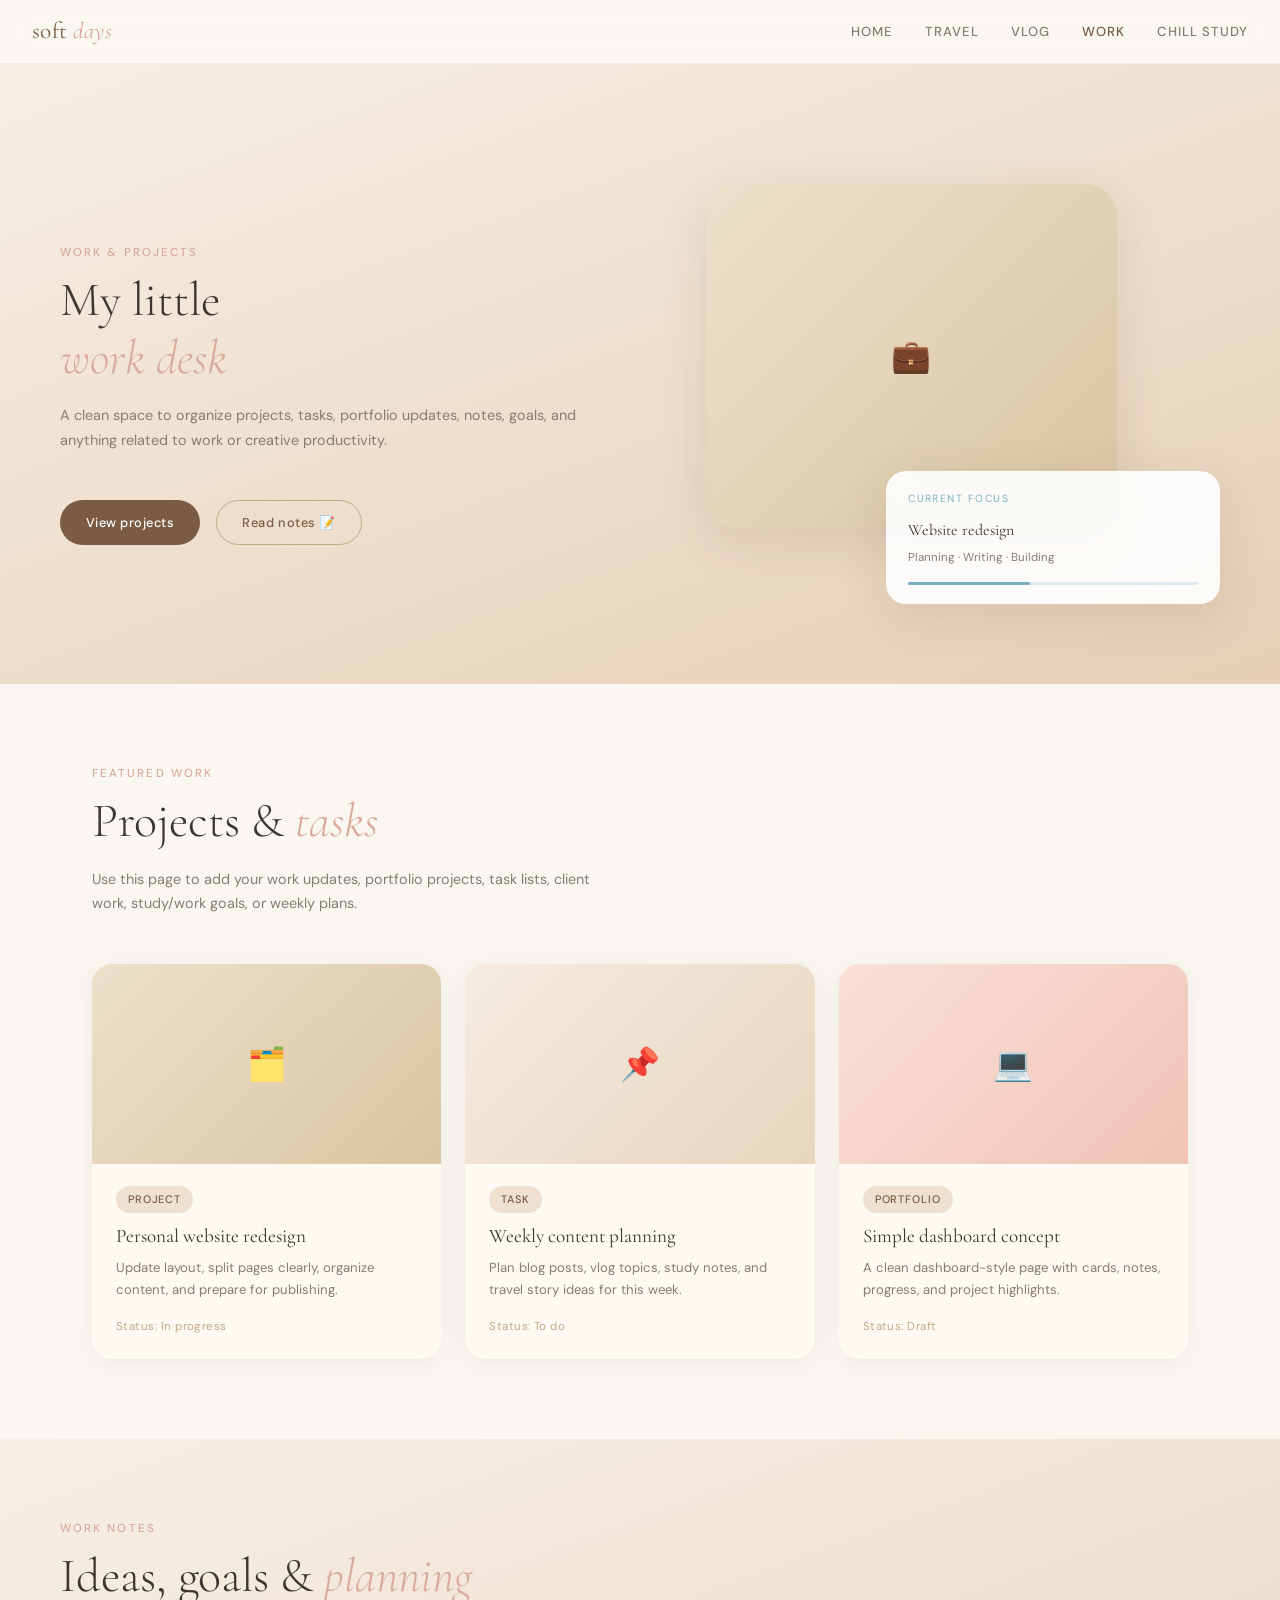
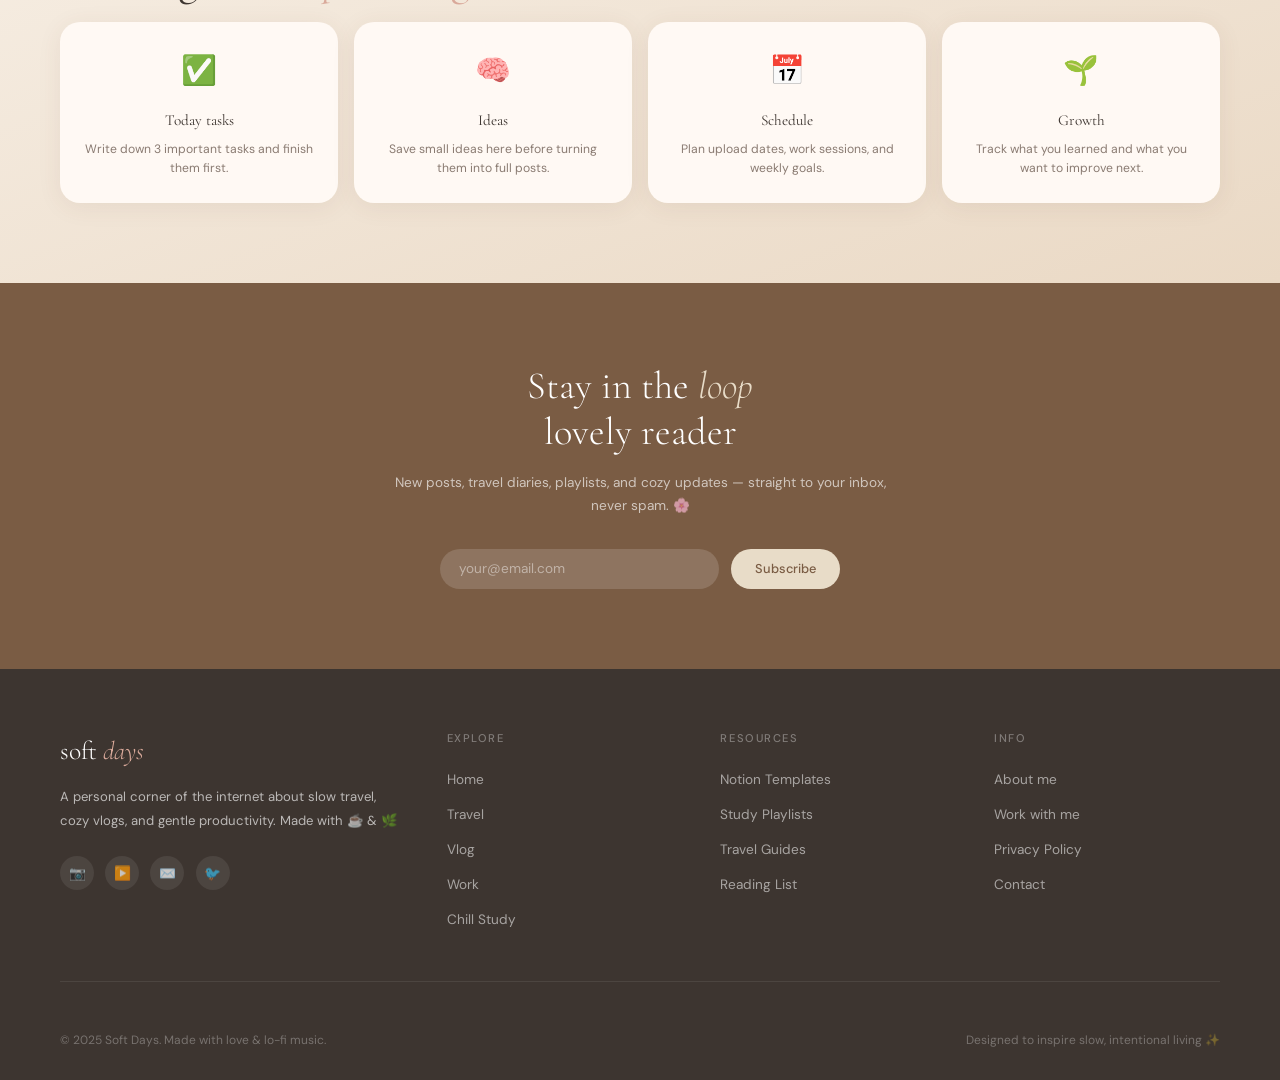
<file: work.html>
<!DOCTYPE html>
<html lang="en">
<head>
  <meta charset="UTF-8" />
  <meta name="viewport" content="width=device-width, initial-scale=1.0"/>
  <title>Soft Days — Work</title>
  <link rel="preconnect" href="https://fonts.googleapis.com"/>
  <link rel="preconnect" href="https://fonts.gstatic.com" crossorigin/>
  <link href="https://fonts.googleapis.com/css2?family=Cormorant+Garamond:ital,wght@0,300;0,400;0,600;1,300;1,400&family=DM+Sans:wght@300;400;500&display=swap" rel="stylesheet"/>
  <link rel="stylesheet" href="style.css" />
</head>
<body class="work-page">



  <!-- ============================================================
       NAVIGATION
       ============================================================ -->
  <nav class="nav" id="navbar">
    <a href="index.html" class="nav-logo">soft <span>days</span></a>
    <ul class="nav-links">
      <li><a href="index.html" class="">Home</a></li>
      <li><a href="travel.html" class="">Travel</a></li>
      <li><a href="vlog.html" class="">Vlog</a></li>
      <li><a href="work.html" class="active">Work</a></li>
      <li><a href="study.html">Chill Study</a></li>
    </ul>
    <div class="nav-toggle" id="navToggle" onclick="openMenu()">
      <span></span><span></span><span></span>
    </div>
  </nav>
  <!-- Mobile Menu -->
<div class="mobile-menu" id="mobileMenu">
  <span class="mobile-close" onclick="closeMenu()">✕</span>
  <a href="index.html" onclick="closeMenu()">Home</a>
  <a href="travel.html" onclick="closeMenu()">Travel</a>
  <a href="vlog.html" onclick="closeMenu()">Vlog</a>
  <a href="work.html" onclick="closeMenu()">Work</a>
  <a href="study.html" onclick="closeMenu()">Chill Study</a>
</div>
  <main class="page-main">

  <!-- ============================================================
       WORK SECTION
       ============================================================ -->
  <section id="work">

    <!-- Work Hero -->
    <div class="work-hero">
      <div class="work-hero-inner">
        <div class="fade-in">
          <div class="section-label">work &amp; projects</div>
          <h2 class="section-title">My little<br><em>work desk</em></h2>
          <p class="section-sub">
            A clean space to organize projects, tasks, portfolio updates, notes,
            goals, and anything related to work or creative productivity.
          </p>
          <div style="display:flex; gap:1rem; flex-wrap:wrap">
            <a href="#work-projects" class="btn btn-primary">View projects</a>
            <a href="#work-notes" class="btn btn-outline">Read notes 📝</a>
          </div>
        </div>

        <div class="work-visual fade-in" style="transition-delay:0.15s">
          <div class="work-desk-card">
            <div class="ph ph-sand" style="height:100%">💼</div>
          </div>
          <div class="work-widget">
            <div class="playlist-label">current focus</div>
            <div class="playlist-track">Website redesign</div>
            <div class="playlist-artist">Planning · Writing · Building</div>
            <div class="playlist-bar">
              <div class="playlist-bar-fill"></div>
            </div>
          </div>
        </div>
      </div>
    </div>

    <!-- Work Projects -->
    <div class="work-content" id="work-projects">
      <div class="fade-in">
        <div class="section-label">featured work</div>
        <h2 class="section-title">Projects &amp; <em>tasks</em></h2>
        <p class="section-sub">
          Use this page to add your work updates, portfolio projects, task lists,
          client work, study/work goals, or weekly plans.
        </p>
      </div>

      <div class="work-grid">

        <!-- Work Card 1 -->
        <div class="card work-card fade-in">
          <div class="featured-card-img">
            <div class="ph ph-sand">🗂️</div>
          </div>
          <div class="featured-card-body">
            <span class="tag work">Project</span>
            <div class="featured-card-title">Personal website redesign</div>
            <div class="featured-card-desc">
              Update layout, split pages clearly, organize content, and prepare for publishing.
            </div>
            <div class="featured-card-meta">Status: In progress</div>
          </div>
        </div>

        <!-- Work Card 2 -->
        <div class="card work-card fade-in" style="transition-delay:0.1s">
          <div class="featured-card-img">
            <div class="ph ph-warm">📌</div>
          </div>
          <div class="featured-card-body">
            <span class="tag work">Task</span>
            <div class="featured-card-title">Weekly content planning</div>
            <div class="featured-card-desc">
              Plan blog posts, vlog topics, study notes, and travel story ideas for this week.
            </div>
            <div class="featured-card-meta">Status: To do</div>
          </div>
        </div>

        <!-- Work Card 3 -->
        <div class="card work-card fade-in" style="transition-delay:0.2s">
          <div class="featured-card-img">
            <div class="ph ph-rose">💻</div>
          </div>
          <div class="featured-card-body">
            <span class="tag work">Portfolio</span>
            <div class="featured-card-title">Simple dashboard concept</div>
            <div class="featured-card-desc">
              A clean dashboard-style page with cards, notes, progress, and project highlights.
            </div>
            <div class="featured-card-meta">Status: Draft</div>
          </div>
        </div>

      </div>
    </div>

    <!-- Work Notes -->
    <div class="work-notes" id="work-notes">
      <div class="work-notes-inner">
        <div class="fade-in">
          <div class="section-label">work notes</div>
          <h2 class="section-title">Ideas, goals &amp; <em>planning</em></h2>
        </div>

        <div class="study-tips-row">
          <div class="tip-card fade-in">
            <div class="tip-icon">✅</div>
            <div class="tip-title">Today tasks</div>
            <div class="tip-desc">Write down 3 important tasks and finish them first.</div>
          </div>
          <div class="tip-card fade-in" style="transition-delay:0.08s">
            <div class="tip-icon">🧠</div>
            <div class="tip-title">Ideas</div>
            <div class="tip-desc">Save small ideas here before turning them into full posts.</div>
          </div>
          <div class="tip-card fade-in" style="transition-delay:0.16s">
            <div class="tip-icon">📅</div>
            <div class="tip-title">Schedule</div>
            <div class="tip-desc">Plan upload dates, work sessions, and weekly goals.</div>
          </div>
          <div class="tip-card fade-in" style="transition-delay:0.24s">
            <div class="tip-icon">🌱</div>
            <div class="tip-title">Growth</div>
            <div class="tip-desc">Track what you learned and what you want to improve next.</div>
          </div>
        </div>
      </div>
    </div>

  </section>
  <!-- /WORK SECTION -->

  </main>




<!-- ============================================================
       NEWSLETTER / CTA BANNER
       ============================================================ -->
  <div class="newsletter-banner">
    <div class="newsletter-inner fade-in">
      <h2 class="newsletter-title">Stay in the <em>loop</em><br>lovely reader</h2>
      <p class="newsletter-sub">
        New posts, travel diaries, playlists, and cozy updates —
        straight to your inbox, never spam. 🌸
      </p>
      <div class="newsletter-form">
        <input class="newsletter-input" type="email" placeholder="your@email.com"/>
        <button class="newsletter-btn">Subscribe</button>
      </div>
    </div>
  </div>

  
<!-- ============================================================
       FOOTER
       ============================================================ -->
  <footer>
    <div class="footer-inner">
      <div class="footer-top">

        <!-- Brand col -->
        <div>
          <div class="footer-logo">soft <em>days</em></div>
          <p class="footer-tagline">
            A personal corner of the internet about slow travel,
            cozy vlogs, and gentle productivity. Made with ☕ &amp; 🌿
          </p>
          <div class="footer-social">
            <a href="#" class="social-link">📷</a>
            <a href="#" class="social-link">▶️</a>
            <a href="#" class="social-link">✉️</a>
            <a href="#" class="social-link">🐦</a>
          </div>
        </div>

        <!-- Explore col -->
        <div>
          <div class="footer-col-title">Explore</div>
          <ul class="footer-links">
            <li><a href="index.html">Home</a></li>
            <li><a href="travel.html">Travel</a></li>
            <li><a href="vlog.html">Vlog</a></li>
            <li><a href="work.html">Work</a></li>
      <li><a href="study.html">Chill Study</a></li>
          </ul>
        </div>

        <!-- Study resources col -->
        <div>
          <div class="footer-col-title">Resources</div>
          <ul class="footer-links">
            <li><a href="#">Notion Templates</a></li>
            <li><a href="#">Study Playlists</a></li>
            <li><a href="#">Travel Guides</a></li>
            <li><a href="#">Reading List</a></li>
          </ul>
        </div>

        <!-- Info col -->
        <div>
          <div class="footer-col-title">Info</div>
          <ul class="footer-links">
            <li><a href="#">About me</a></li>
            <li><a href="#">Work with me</a></li>
            <li><a href="#">Privacy Policy</a></li>
            <li><a href="#">Contact</a></li>
          </ul>
        </div>

      </div><!-- /footer-top -->

      <div class="footer-bottom">
        <span>© 2025 Soft Days. Made with love &amp; lo-fi music.</span>
        <span>Designed to inspire slow, intentional living ✨</span>
      </div>
    </div>
  </footer>

  
  <script src="script.js"></script>
</body>
</html>
</file>
<file: style.css>
/* =============================================
       GLOBAL — CSS Variables, Reset, Base Styles
       ============================================= */
    :root {
      --cream:     #faf7f2;
      --warm-white:#fff9f4;
      --blush:     #f2ddd5;
      --rose:      #d9a99a;
      --sage:      #b5c4b1;
      --sage-dark: #7d9e78;
      --sand:      #e8dcc8;
      --dusty:     #c4a882;
      --brown:     #7a5c44;
      --sky:       #c9dce8;
      --sky-dark:  #7aaec2;
      --charcoal:  #3d3530;
      --muted:     #8a7b72;
      --radius-sm: 12px;
      --radius-md: 20px;
      --radius-lg: 32px;
      --shadow:    0 4px 24px rgba(100,70,50,0.08);
      --shadow-lg: 0 12px 48px rgba(100,70,50,0.13);
      --font-display: 'Cormorant Garamond', Georgia, serif;
      --font-body:    'DM Sans', sans-serif;
      --transition:   0.3s ease;
    }

    *, *::before, *::after { box-sizing: border-box; margin: 0; padding: 0; }

    html { scroll-behavior: smooth; }

    body {
      background-color: var(--cream);
      color: var(--charcoal);
      font-family: var(--font-body);
      font-size: 15px;
      line-height: 1.7;
      -webkit-font-smoothing: antialiased;
    }

    img { display: block; width: 100%; height: 100%; object-fit: cover; }
    a   { text-decoration: none; color: inherit; }
    ul  { list-style: none; }

    /* =============================================
       NAVIGATION
       ============================================= */
    .nav {
      position: fixed;
      top: 0; left: 0; right: 0;
      z-index: 100;
      background: rgba(250, 247, 242, 0.88);
      backdrop-filter: blur(14px);
      -webkit-backdrop-filter: blur(14px);
      border-bottom: 1px solid rgba(200,175,155,0.18);
      padding: 0 2rem;
      display: flex;
      align-items: center;
      justify-content: space-between;
      height: 64px;
    }

    .nav-logo {
      font-family: var(--font-display);
      font-size: 1.45rem;
      font-weight: 400;
      letter-spacing: 0.02em;
      color: var(--brown);
    }

    .nav-logo span {
      font-style: italic;
      color: var(--rose);
    }

    .nav-links {
      display: flex;
      gap: 2rem;
      align-items: center;
    }

    .nav-links a {
      font-size: 0.82rem;
      font-weight: 500;
      letter-spacing: 0.08em;
      text-transform: uppercase;
      color: var(--muted);
      transition: color var(--transition);
    }

    .nav-links a:hover,
    .nav-links a.active {
      color: var(--brown);
    }

    .nav-toggle {
      display: none;
      flex-direction: column;
      gap: 5px;
      cursor: pointer;
      padding: 4px;
    }
    .nav-toggle span {
      width: 22px; height: 2px;
      background: var(--brown);
      border-radius: 2px;
      transition: var(--transition);
    }

    /* =============================================
       SHARED COMPONENTS
       ============================================= */

    /* Section wrapper */
    .section {
      padding: 100px 2rem;
      max-width: 1160px;
      margin: 0 auto;
    }

    /* Section label */
    .section-label {
      font-size: 0.72rem;
      font-weight: 500;
      letter-spacing: 0.18em;
      text-transform: uppercase;
      color: var(--rose);
      margin-bottom: 0.6rem;
    }

    /* Section heading */
    .section-title {
      font-family: var(--font-display);
      font-size: clamp(2rem, 4vw, 3rem);
      font-weight: 300;
      line-height: 1.2;
      color: var(--charcoal);
      margin-bottom: 1rem;
    }

    .section-title em {
      font-style: italic;
      color: var(--rose);
    }

    /* Section sub */
    .section-sub {
      font-size: 0.9rem;
      color: var(--muted);
      max-width: 520px;
      margin-bottom: 3rem;
    }

    /* Pill button */
    .btn {
      display: inline-flex;
      align-items: center;
      gap: 0.5rem;
      padding: 0.65rem 1.6rem;
      border-radius: 999px;
      font-size: 0.8rem;
      font-weight: 500;
      letter-spacing: 0.04em;
      cursor: pointer;
      transition: all var(--transition);
      border: none;
    }

    .btn-primary {
      background: var(--brown);
      color: #fff;
    }
    .btn-primary:hover { background: var(--charcoal); transform: translateY(-1px); }

    .btn-outline {
      background: transparent;
      color: var(--brown);
      border: 1.5px solid var(--dusty);
    }
    .btn-outline:hover { background: var(--blush); border-color: var(--rose); }

    /* Generic card */
    .card {
      background: var(--warm-white);
      border-radius: var(--radius-md);
      overflow: hidden;
      box-shadow: var(--shadow);
      transition: transform var(--transition), box-shadow var(--transition);
    }
    .card:hover {
      transform: translateY(-4px);
      box-shadow: var(--shadow-lg);
    }

    /* Card grid helpers */
    .grid-3 { display: grid; grid-template-columns: repeat(3, 1fr); gap: 1.5rem; }
    .grid-2 { display: grid; grid-template-columns: repeat(2, 1fr); gap: 1.5rem; }

    /* Divider */
    .page-divider {
      height: 1px;
      background: linear-gradient(90deg, transparent, var(--sand), transparent);
      margin: 0 2rem;
    }

    /* Section background variants */
    .bg-blush { background-color: #fdf5f2; }
    .bg-sage  { background-color: #f2f6f1; }
    .bg-sky   { background-color: #f1f6f9; }

    /* =============================================
       HOME SECTION — Hero
       ============================================= */
    #home {
      padding-top: 64px; /* nav height offset */
    }

    .hero {
      min-height: 92vh;
      display: grid;
      grid-template-columns: 1fr 1fr;
      align-items: center;
      gap: 4rem;
      padding: 80px 2rem 60px;
      max-width: 1160px;
      margin: 0 auto;
    }

    .hero-text { padding-right: 2rem; }

    .hero-eyebrow {
      display: inline-flex;
      align-items: center;
      gap: 0.5rem;
      font-size: 0.72rem;
      letter-spacing: 0.18em;
      text-transform: uppercase;
      color: var(--rose);
      margin-bottom: 1.4rem;
    }
    .hero-eyebrow::before {
      content: '';
      width: 28px; height: 1px;
      background: var(--rose);
    }

    .hero-title {
      font-family: var(--font-display);
      font-size: clamp(2.8rem, 5.5vw, 4.4rem);
      font-weight: 300;
      line-height: 1.1;
      color: var(--charcoal);
      margin-bottom: 1.5rem;
    }

    .hero-title em {
      font-style: italic;
      color: var(--rose);
      display: block;
    }

    .hero-desc {
      font-size: 0.95rem;
      color: var(--muted);
      max-width: 420px;
      margin-bottom: 2.5rem;
      line-height: 1.8;
    }

    .hero-cta {
      display: flex;
      gap: 1rem;
      flex-wrap: wrap;
    }

    /* Hero image mosaic */
    .hero-visual {
      position: relative;
      height: 540px;
    }

    .hero-img-main {
      position: absolute;
      top: 0; right: 0;
      width: 78%;
      height: 88%;
      border-radius: var(--radius-lg);
      overflow: hidden;
      box-shadow: var(--shadow-lg);
    }

    .hero-img-accent {
      position: absolute;
      bottom: 0; left: 0;
      width: 48%;
      height: 54%;
      border-radius: var(--radius-md);
      overflow: hidden;
      box-shadow: var(--shadow);
      border: 4px solid var(--cream);
    }

    /* Floating label chip */
    .hero-chip {
      position: absolute;
      top: 1.5rem; left: 1.5rem;
      background: rgba(250,247,242,0.92);
      backdrop-filter: blur(8px);
      border-radius: 999px;
      padding: 0.45rem 1rem;
      font-size: 0.72rem;
      font-weight: 500;
      letter-spacing: 0.06em;
      color: var(--brown);
      box-shadow: var(--shadow);
    }

    /* =============================================
       HOME SECTION — About / Intro
       ============================================= */
    .home-intro {
      background: var(--warm-white);
      padding: 80px 2rem;
    }

    .home-intro-inner {
      max-width: 1160px;
      margin: 0 auto;
      display: grid;
      grid-template-columns: 1fr 1.4fr;
      gap: 5rem;
      align-items: center;
    }

    .home-intro-img {
      height: 380px;
      border-radius: var(--radius-lg);
      overflow: hidden;
      box-shadow: var(--shadow-lg);
    }

    .home-intro-text .section-title { margin-bottom: 1.2rem; }

    .home-intro-detail {
      font-size: 0.88rem;
      color: var(--muted);
      line-height: 1.9;
      margin-bottom: 2rem;
    }

    /* =============================================
       HOME SECTION — Quick Links to Pages
       ============================================= */
    .home-links {
      padding: 80px 2rem;
      max-width: 1160px;
      margin: 0 auto;
    }

    .home-links-grid {
      display: grid;
      grid-template-columns: repeat(3, 1fr);
      gap: 1.5rem;
      margin-top: 3rem;
    }

    .link-card {
      border-radius: var(--radius-lg);
      overflow: hidden;
      height: 300px;
      position: relative;
      cursor: pointer;
    }

    .link-card-bg {
      position: absolute;
      inset: 0;
    }

    /* Individual color overlays per category */
    .link-card.travel .link-card-bg   { background: linear-gradient(160deg, #d9e8d5 0%, #b5c4b1 100%); }
    .link-card.vlog .link-card-bg     { background: linear-gradient(160deg, #f2ddd5 0%, #e8c5b5 100%); }
    .link-card.study .link-card-bg    { background: linear-gradient(160deg, #c9dce8 0%, #a8c4d8 100%); }

    .link-card-content {
      position: relative;
      z-index: 2;
      padding: 2.5rem 2rem;
      display: flex;
      flex-direction: column;
      justify-content: flex-end;
      height: 100%;
    }

    .link-card-icon {
      font-size: 2rem;
      margin-bottom: auto;
    }

    .link-card-label {
      font-size: 0.7rem;
      font-weight: 500;
      letter-spacing: 0.16em;
      text-transform: uppercase;
      color: rgba(60,40,30,0.6);
      margin-bottom: 0.4rem;
    }

    .link-card-title {
      font-family: var(--font-display);
      font-size: 1.9rem;
      font-weight: 400;
      color: var(--charcoal);
      line-height: 1.1;
      margin-bottom: 1rem;
    }

    .link-card-arrow {
      width: 36px; height: 36px;
      border-radius: 50%;
      background: rgba(255,255,255,0.55);
      display: flex; align-items: center; justify-content: center;
      font-size: 1rem;
      transition: all var(--transition);
      backdrop-filter: blur(4px);
    }
    .link-card:hover .link-card-arrow {
      background: rgba(255,255,255,0.85);
      transform: translate(3px, -3px);
    }

    /* =============================================
       HOME SECTION — Featured / Latest Posts
       ============================================= */
    .home-featured {
      background: var(--warm-white);
      padding: 80px 2rem;
    }

    .home-featured-inner {
      max-width: 1160px;
      margin: 0 auto;
    }

    .featured-header {
      display: flex;
      align-items: flex-end;
      justify-content: space-between;
      margin-bottom: 3rem;
    }

    .featured-card-img {
      height: 200px;
      overflow: hidden;
    }

    .featured-card-body {
      padding: 1.4rem 1.5rem;
    }

    .tag {
      display: inline-block;
      padding: 0.25rem 0.75rem;
      border-radius: 999px;
      font-size: 0.68rem;
      font-weight: 500;
      letter-spacing: 0.08em;
      text-transform: uppercase;
      margin-bottom: 0.7rem;
    }
    .tag.travel { background: #dbeedd; color: var(--sage-dark); }
    .tag.vlog   { background: var(--blush); color: #b07060; }
    .tag.study  { background: var(--sky); color: var(--sky-dark); }

    .featured-card-title {
      font-family: var(--font-display);
      font-size: 1.2rem;
      font-weight: 400;
      line-height: 1.3;
      color: var(--charcoal);
      margin-bottom: 0.5rem;
    }

    .featured-card-desc {
      font-size: 0.82rem;
      color: var(--muted);
      line-height: 1.7;
      margin-bottom: 1rem;
    }

    .featured-card-meta {
      font-size: 0.72rem;
      color: var(--dusty);
      letter-spacing: 0.04em;
    }

    /* Placeholder image blocks */
    .ph {
      width: 100%; height: 100%;
      display: flex; align-items: center; justify-content: center;
      font-size: 2rem;
    }
    .ph-blush  { background: linear-gradient(135deg, #f2ddd5, #e8c4b5); }
    .ph-sage   { background: linear-gradient(135deg, #d9e8d5, #b5c4b1); }
    .ph-sky    { background: linear-gradient(135deg, #c9dce8, #a8c4d8); }
    .ph-sand   { background: linear-gradient(135deg, #ede0ca, #d9c5a3); }
    .ph-warm   { background: linear-gradient(135deg, #f5ece0, #e8d5be); }
    .ph-rose   { background: linear-gradient(135deg, #fae0d8, #f0c4b5); }

    /* =============================================
       TRAVEL SECTION
       ============================================= */
    #travel {
      padding-top: 0;
    }

    .travel-hero {
      background: linear-gradient(160deg, #edf3eb 0%, #d5e3d1 100%);
      padding: 120px 2rem 80px;
    }

    .travel-hero-inner {
      max-width: 1160px;
      margin: 0 auto;
      display: grid;
      grid-template-columns: 1fr 1fr;
      gap: 4rem;
      align-items: center;
    }

    .travel-hero-visual {
      display: grid;
      grid-template-columns: 1fr 1fr;
      grid-template-rows: 220px 160px;
      gap: 1rem;
    }

    .travel-hero-visual .ph {
      border-radius: var(--radius-md);
      height: auto;
      min-height: 100%;
    }

    .travel-hero-visual .tall { grid-row: span 2; }

    .travel-stats {
      display: flex;
      gap: 2rem;
      margin-top: 2rem;
    }

    .stat-item { text-align: left; }
    .stat-num {
      font-family: var(--font-display);
      font-size: 2rem;
      font-weight: 300;
      color: var(--sage-dark);
    }
    .stat-label {
      font-size: 0.72rem;
      color: var(--muted);
      letter-spacing: 0.06em;
    }

    .travel-posts {
      padding: 80px 2rem;
      max-width: 1160px;
      margin: 0 auto;
    }

    /* Large featured travel card */
    .travel-featured-card {
      display: grid;
      grid-template-columns: 1.2fr 1fr;
      border-radius: var(--radius-lg);
      overflow: hidden;
      box-shadow: var(--shadow-lg);
      background: var(--warm-white);
      margin-bottom: 3rem;
      transition: transform var(--transition);
    }
    .travel-featured-card:hover { transform: translateY(-4px); }

    .travel-featured-img { height: 380px; }

    .travel-featured-body {
      padding: 3rem 2.5rem;
      display: flex;
      flex-direction: column;
      justify-content: center;
    }

    .destination-chip {
      display: inline-flex;
      align-items: center;
      gap: 0.4rem;
      background: #dbeedd;
      color: var(--sage-dark);
      padding: 0.3rem 0.8rem;
      border-radius: 999px;
      font-size: 0.7rem;
      font-weight: 500;
      letter-spacing: 0.06em;
      margin-bottom: 1rem;
    }

    .travel-card-title {
      font-family: var(--font-display);
      font-size: 1.6rem;
      font-weight: 400;
      line-height: 1.2;
      color: var(--charcoal);
      margin-bottom: 0.8rem;
    }

    .travel-card-desc {
      font-size: 0.85rem;
      color: var(--muted);
      line-height: 1.8;
      margin-bottom: 1.5rem;
    }

    .travel-card-footer {
      display: flex;
      align-items: center;
      gap: 1rem;
      font-size: 0.75rem;
      color: var(--dusty);
    }

    /* Travel post grid */
    .travel-grid {
      display: grid;
      grid-template-columns: repeat(3, 1fr);
      gap: 1.5rem;
    }

    .travel-grid-card .card-img { height: 200px; }
    .travel-grid-card .card-body { padding: 1.4rem; }

    .travel-grid-card .card-title {
      font-family: var(--font-display);
      font-size: 1.15rem;
      font-weight: 400;
      color: var(--charcoal);
      margin-bottom: 0.4rem;
      line-height: 1.3;
    }

    .travel-grid-card .card-meta {
      font-size: 0.78rem;
      color: var(--muted);
      margin-bottom: 0.6rem;
    }

    .travel-grid-card .card-desc {
      font-size: 0.82rem;
      color: var(--muted);
      line-height: 1.7;
    }

    /* =============================================
       VLOG SECTION
       ============================================= */
    #vlog {
      padding-top: 0;
    }

    .vlog-hero {
      background: linear-gradient(160deg, #fdf5f2 0%, #f5e0d8 100%);
      padding: 120px 2rem 80px;
    }

    .vlog-hero-inner {
      max-width: 1160px;
      margin: 0 auto;
      text-align: center;
    }

    .vlog-hero-inner .section-title { font-size: clamp(2.5rem, 5vw, 4rem); }

    .vlog-filters {
      display: flex;
      gap: 0.75rem;
      justify-content: center;
      margin-top: 2rem;
      flex-wrap: wrap;
    }

    .filter-pill {
      padding: 0.45rem 1.2rem;
      border-radius: 999px;
      font-size: 0.75rem;
      font-weight: 500;
      letter-spacing: 0.06em;
      cursor: pointer;
      background: rgba(255,255,255,0.65);
      color: var(--muted);
      border: 1.5px solid rgba(200,170,150,0.2);
      transition: all var(--transition);
      backdrop-filter: blur(4px);
    }
    .filter-pill.active,
    .filter-pill:hover {
      background: var(--brown);
      color: #fff;
      border-color: var(--brown);
    }

    .vlog-content {
      padding: 80px 2rem;
      max-width: 1160px;
      margin: 0 auto;
    }

    /* Featured vlog card */
    .vlog-featured {
      border-radius: var(--radius-lg);
      overflow: hidden;
      background: var(--warm-white);
      box-shadow: var(--shadow-lg);
      display: grid;
      grid-template-columns: 1fr 1fr;
      margin-bottom: 3rem;
      transition: transform var(--transition);
    }
    .vlog-featured:hover { transform: translateY(-4px); }

    .vlog-featured-video {
      position: relative;
      height: 360px;
      background: #2a2a2a;
      overflow: hidden;
    }

    .play-button {
      position: absolute;
      inset: 0;
      display: flex; align-items: center; justify-content: center;
      z-index: 2;
    }
    .play-button-circle {
      width: 64px; height: 64px;
      border-radius: 50%;
      background: rgba(255,255,255,0.92);
      display: flex; align-items: center; justify-content: center;
      font-size: 1.4rem;
      transition: all var(--transition);
      box-shadow: 0 4px 20px rgba(0,0,0,0.2);
    }
    .play-button-circle:hover { transform: scale(1.1); }

    .vlog-featured-body {
      padding: 2.8rem 2.5rem;
      display: flex;
      flex-direction: column;
      justify-content: center;
    }

    .vlog-card-title {
      font-family: var(--font-display);
      font-size: 1.5rem;
      font-weight: 400;
      line-height: 1.25;
      color: var(--charcoal);
      margin-bottom: 0.8rem;
    }

    .vlog-card-desc {
      font-size: 0.84rem;
      color: var(--muted);
      line-height: 1.8;
      margin-bottom: 1.5rem;
    }

    .vlog-meta {
      display: flex;
      gap: 1rem;
      align-items: center;
      font-size: 0.75rem;
      color: var(--dusty);
    }

    .vlog-dot {
      width: 4px; height: 4px;
      border-radius: 50%;
      background: var(--dusty);
    }

    /* Vlog grid */
    .vlog-grid {
      display: grid;
      grid-template-columns: repeat(3, 1fr);
      gap: 1.5rem;
    }

    .vlog-grid-card .video-thumb {
      position: relative;
      height: 190px;
      background: #2a2a2a;
      overflow: hidden;
    }

    .vlog-grid-card .play-sm {
      position: absolute;
      inset: 0;
      display: flex; align-items: center; justify-content: center;
    }

    .play-sm-circle {
      width: 42px; height: 42px;
      border-radius: 50%;
      background: rgba(255,255,255,0.88);
      display: flex; align-items: center; justify-content: center;
      font-size: 1rem;
    }

    .vlog-grid-card .card-body { padding: 1.2rem 1.4rem; }

    .vlog-grid-card .card-title {
      font-family: var(--font-display);
      font-size: 1.05rem;
      font-weight: 400;
      color: var(--charcoal);
      margin-bottom: 0.4rem;
      line-height: 1.35;
    }

    .vlog-grid-card .card-meta {
      font-size: 0.75rem;
      color: var(--muted);
      margin-bottom: 0.5rem;
    }

    .duration-badge {
      position: absolute;
      bottom: 0.6rem; right: 0.75rem;
      background: rgba(0,0,0,0.7);
      color: #fff;
      font-size: 0.68rem;
      font-weight: 500;
      padding: 0.2rem 0.55rem;
      border-radius: 4px;
      letter-spacing: 0.04em;
    }

    /* =============================================
       CHILL STUDY SECTION
       ============================================= */
    #study {
      padding-top: 0;
    }

    .study-hero {
      background: linear-gradient(160deg, #e8f0f5 0%, #c5d8e8 100%);
      padding: 120px 2rem 80px;
    }

    .study-hero-inner {
      max-width: 1160px;
      margin: 0 auto;
      display: grid;
      grid-template-columns: 1.1fr 1fr;
      gap: 5rem;
      align-items: center;
    }

    .study-ambience {
      position: relative;
      height: 420px;
    }

    .study-desk-card {
      position: absolute;
      top: 0; left: 0;
      width: 80%;
      height: 82%;
      border-radius: var(--radius-lg);
      overflow: hidden;
      box-shadow: var(--shadow-lg);
    }

    .study-playlist-widget {
      position: absolute;
      bottom: 0; right: 0;
      width: 65%;
      background: rgba(255,255,255,0.9);
      backdrop-filter: blur(10px);
      border-radius: var(--radius-md);
      padding: 1.2rem 1.4rem;
      box-shadow: var(--shadow-lg);
    }

    .playlist-label {
      font-size: 0.65rem;
      letter-spacing: 0.14em;
      text-transform: uppercase;
      color: var(--sky-dark);
      margin-bottom: 0.6rem;
    }

    .playlist-track {
      font-family: var(--font-display);
      font-size: 1rem;
      font-weight: 400;
      color: var(--charcoal);
      margin-bottom: 0.2rem;
    }

    .playlist-artist {
      font-size: 0.72rem;
      color: var(--muted);
      margin-bottom: 0.9rem;
    }

    .playlist-bar {
      height: 3px;
      background: #dce9f1;
      border-radius: 2px;
    }

    .playlist-bar-fill {
      height: 100%;
      width: 42%;
      background: var(--sky-dark);
      border-radius: 2px;
    }

    /* Study content grid */
    .study-content {
      padding: 80px 2rem;
      max-width: 1160px;
      margin: 0 auto;
    }

    .study-grid {
      display: grid;
      grid-template-columns: 1.5fr 1fr;
      gap: 1.5rem;
      margin-bottom: 3rem;
    }

    .study-big-card {
      background: var(--warm-white);
      border-radius: var(--radius-lg);
      overflow: hidden;
      box-shadow: var(--shadow);
      transition: transform var(--transition), box-shadow var(--transition);
    }
    .study-big-card:hover { transform: translateY(-4px); box-shadow: var(--shadow-lg); }

    .study-big-card-img { height: 260px; }

    .study-big-card-body { padding: 2rem; }

    .study-big-card-title {
      font-family: var(--font-display);
      font-size: 1.5rem;
      font-weight: 400;
      color: var(--charcoal);
      line-height: 1.25;
      margin-bottom: 0.7rem;
    }

    .study-side-cards {
      display: flex;
      flex-direction: column;
      gap: 1.5rem;
    }

    .study-side-card {
      background: var(--warm-white);
      border-radius: var(--radius-md);
      padding: 1.5rem;
      box-shadow: var(--shadow);
      transition: transform var(--transition);
    }
    .study-side-card:hover { transform: translateY(-3px); }

    .study-side-icon {
      font-size: 1.5rem;
      margin-bottom: 0.7rem;
    }

    .study-side-title {
      font-family: var(--font-display);
      font-size: 1.05rem;
      font-weight: 400;
      color: var(--charcoal);
      margin-bottom: 0.4rem;
    }

    .study-side-desc {
      font-size: 0.8rem;
      color: var(--muted);
      line-height: 1.7;
    }

    /* Study tips small cards row */
    .study-tips-row {
      display: grid;
      grid-template-columns: repeat(4, 1fr);
      gap: 1rem;
    }

    .tip-card {
      background: var(--warm-white);
      border-radius: var(--radius-md);
      padding: 1.5rem 1.2rem;
      box-shadow: var(--shadow);
      text-align: center;
      transition: transform var(--transition);
    }
    .tip-card:hover { transform: translateY(-3px); }

    .tip-icon { font-size: 1.8rem; margin-bottom: 0.8rem; }

    .tip-title {
      font-family: var(--font-display);
      font-size: 0.95rem;
      font-weight: 400;
      color: var(--charcoal);
      margin-bottom: 0.4rem;
    }

    .tip-desc {
      font-size: 0.76rem;
      color: var(--muted);
      line-height: 1.6;
    }

    /* Playlist section */
    .study-playlists {
      background: linear-gradient(160deg, #e8f0f5 0%, #d5e6f0 100%);
      padding: 80px 2rem;
    }

    .study-playlists-inner {
      max-width: 1160px;
      margin: 0 auto;
    }

    .playlist-cards {
      display: grid;
      grid-template-columns: repeat(4, 1fr);
      gap: 1.2rem;
      margin-top: 2.5rem;
    }

    .playlist-card {
      background: rgba(255,255,255,0.72);
      backdrop-filter: blur(8px);
      border-radius: var(--radius-md);
      padding: 1.5rem;
      transition: transform var(--transition);
    }
    .playlist-card:hover { transform: translateY(-3px); }

    .playlist-card-art {
      width: 100%;
      height: 110px;
      border-radius: var(--radius-sm);
      overflow: hidden;
      margin-bottom: 1rem;
    }

    .playlist-card-title {
      font-family: var(--font-display);
      font-size: 1rem;
      font-weight: 400;
      color: var(--charcoal);
      margin-bottom: 0.3rem;
    }

    .playlist-card-meta {
      font-size: 0.72rem;
      color: var(--muted);
    }

    /* =============================================
       NEWSLETTER / CTA BANNER
       ============================================= */
    .newsletter-banner {
      background: var(--brown);
      padding: 80px 2rem;
      text-align: center;
    }

    .newsletter-inner { max-width: 520px; margin: 0 auto; }

    .newsletter-title {
      font-family: var(--font-display);
      font-size: clamp(1.8rem, 3vw, 2.5rem);
      font-weight: 300;
      color: #fff;
      line-height: 1.2;
      margin-bottom: 1rem;
    }
    .newsletter-title em { font-style: italic; color: var(--sand); }

    .newsletter-sub {
      font-size: 0.85rem;
      color: rgba(255,255,255,0.65);
      margin-bottom: 2rem;
      line-height: 1.7;
    }

    .newsletter-form {
      display: flex;
      gap: 0.75rem;
      max-width: 400px;
      margin: 0 auto;
    }

    .newsletter-input {
      flex: 1;
      padding: 0.7rem 1.2rem;
      border-radius: 999px;
      border: none;
      background: rgba(255,255,255,0.15);
      color: #fff;
      font-family: var(--font-body);
      font-size: 0.85rem;
      outline: none;
    }
    .newsletter-input::placeholder { color: rgba(255,255,255,0.45); }
    .newsletter-input:focus { background: rgba(255,255,255,0.22); }

    .newsletter-btn {
      padding: 0.7rem 1.5rem;
      border-radius: 999px;
      background: var(--sand);
      color: var(--brown);
      font-family: var(--font-body);
      font-size: 0.8rem;
      font-weight: 500;
      border: none;
      cursor: pointer;
      white-space: nowrap;
      transition: all var(--transition);
    }
    .newsletter-btn:hover { background: #fff; }

    /* =============================================
       FOOTER
       ============================================= */
    footer {
      background: var(--charcoal);
      color: rgba(255,255,255,0.65);
      padding: 60px 2rem 30px;
    }

    .footer-inner {
      max-width: 1160px;
      margin: 0 auto;
    }

    .footer-top {
      display: grid;
      grid-template-columns: 1.5fr 1fr 1fr 1fr;
      gap: 3rem;
      margin-bottom: 3rem;
      padding-bottom: 3rem;
      border-bottom: 1px solid rgba(255,255,255,0.08);
    }

    .footer-logo {
      font-family: var(--font-display);
      font-size: 1.6rem;
      font-weight: 300;
      color: #fff;
      margin-bottom: 0.8rem;
    }
    .footer-logo em { font-style: italic; color: var(--rose); }

    .footer-tagline {
      font-size: 0.82rem;
      line-height: 1.8;
      margin-bottom: 1.5rem;
    }

    .footer-social {
      display: flex;
      gap: 0.7rem;
    }

    .social-link {
      width: 34px; height: 34px;
      border-radius: 50%;
      background: rgba(255,255,255,0.08);
      display: flex; align-items: center; justify-content: center;
      font-size: 0.85rem;
      transition: all var(--transition);
      color: rgba(255,255,255,0.7);
    }
    .social-link:hover {
      background: var(--rose);
      color: #fff;
    }

    .footer-col-title {
      font-size: 0.7rem;
      font-weight: 500;
      letter-spacing: 0.14em;
      text-transform: uppercase;
      color: rgba(255,255,255,0.35);
      margin-bottom: 1.2rem;
    }

    .footer-links li + li { margin-top: 0.6rem; }

    .footer-links a {
      font-size: 0.85rem;
      color: rgba(255,255,255,0.55);
      transition: color var(--transition);
    }
    .footer-links a:hover { color: #fff; }

    .footer-bottom {
      display: flex;
      justify-content: space-between;
      align-items: center;
      font-size: 0.75rem;
      color: rgba(255,255,255,0.3);
    }

    /* =============================================
       MOBILE MENU
       ============================================= */
    .mobile-menu {
      display: none;
      position: fixed;
      inset: 0;
      background: rgba(250,247,242,0.97);
      z-index: 99;
      flex-direction: column;
      align-items: center;
      justify-content: center;
      gap: 2.5rem;
    }
    .mobile-menu.open { display: flex; }

    .mobile-menu a {
      font-family: var(--font-display);
      font-size: 2.2rem;
      font-weight: 300;
      color: var(--charcoal);
      transition: color var(--transition);
    }
    .mobile-menu a:hover { color: var(--rose); }

    .mobile-close {
      position: absolute;
      top: 1.2rem; right: 1.5rem;
      font-size: 1.5rem;
      cursor: pointer;
      color: var(--muted);
    }

    /* =============================================
       SCROLL FADE-IN ANIMATION
       ============================================= */
    .fade-in {
      opacity: 0;
      transform: translateY(24px);
      transition: opacity 0.7s ease, transform 0.7s ease;
    }
    .fade-in.visible {
      opacity: 1;
      transform: translateY(0);
    }

    /* =============================================
       RESPONSIVE — Mobile & Tablet
       ============================================= */
    @media (max-width: 900px) {
      .hero, .home-intro-inner, .travel-hero-inner,
      .vlog-featured, .study-hero-inner, .study-grid,
      .travel-featured-card {
        grid-template-columns: 1fr;
      }

      .hero-text { padding-right: 0; }
      .hero-visual { height: 320px; }

      .grid-3, .travel-grid, .vlog-grid,
      .home-links-grid { grid-template-columns: 1fr 1fr; }

      .study-tips-row, .playlist-cards { grid-template-columns: repeat(2, 1fr); }

      .footer-top { grid-template-columns: 1fr 1fr; gap: 2rem; }

      .nav-links { display: none; }
      .nav-toggle { display: flex; }

      .travel-hero-visual {
        grid-template-rows: 160px 130px;
      }

      .vlog-featured-video { height: 260px; }
    }

    @media (max-width: 600px) {
      .grid-3, .travel-grid, .vlog-grid,
      .home-links-grid, .study-tips-row,
      .playlist-cards { grid-template-columns: 1fr; }

      .grid-2 { grid-template-columns: 1fr; }

      .hero-visual { display: none; }

      .footer-top { grid-template-columns: 1fr; }

      .newsletter-form { flex-direction: column; }
      .newsletter-input { border-radius: var(--radius-sm); }
      .newsletter-btn { border-radius: var(--radius-sm); }
    }

/* =============================================
   MULTI-PAGE WEBSITE ADDITIONS
   These styles help when every section becomes a separate page.
   ============================================= */
.page-main {
  padding-top: 64px;
}

body.home-page .nav-links a[href="index.html"],
body.travel-page .nav-links a[href="travel.html"],
body.vlog-page .nav-links a[href="vlog.html"],
body.study-page .nav-links a[href="study.html"] {
  color: var(--brown);
}

body.home-page .mobile-menu a[href="index.html"],
body.travel-page .mobile-menu a[href="travel.html"],
body.vlog-page .mobile-menu a[href="vlog.html"],
body.study-page .mobile-menu a[href="study.html"] {
  color: var(--rose);
}


/* =============================================
   WORK PAGE STYLES
   ============================================= */
.link-card.work .link-card-bg {
  background: linear-gradient(160deg, #efe1cf 0%, #d7b992 100%);
}

.tag.work {
  background: #efe1cf;
  color: var(--brown);
}

body.work-page .nav-links a[href="work.html"],
body.work-page .mobile-menu a[href="work.html"] {
  color: var(--brown);
}

.work-hero {
  background: linear-gradient(160deg, #f7efe5 0%, #e6cfb5 100%);
  padding: 120px 2rem 80px;
}

.work-hero-inner {
  max-width: 1160px;
  margin: 0 auto;
  display: grid;
  grid-template-columns: 1.1fr 1fr;
  gap: 5rem;
  align-items: center;
}

.work-visual {
  position: relative;
  height: 420px;
}

.work-desk-card {
  position: absolute;
  top: 0;
  left: 0;
  width: 80%;
  height: 82%;
  border-radius: var(--radius-lg);
  overflow: hidden;
  box-shadow: var(--shadow-lg);
}

.work-widget {
  position: absolute;
  bottom: 0;
  right: 0;
  width: 65%;
  background: rgba(255,255,255,0.9);
  backdrop-filter: blur(10px);
  border-radius: var(--radius-md);
  padding: 1.2rem 1.4rem;
  box-shadow: var(--shadow-lg);
}

.work-content {
  padding: 80px 2rem;
  max-width: 1160px;
  margin: 0 auto;
}

.work-grid {
  display: grid;
  grid-template-columns: repeat(3, 1fr);
  gap: 1.5rem;
}

.work-notes {
  background: linear-gradient(160deg, #f7efe5 0%, #ead9c5 100%);
  padding: 80px 2rem;
}

.work-notes-inner {
  max-width: 1160px;
  margin: 0 auto;
}

@media (max-width: 900px) {
  .work-hero-inner {
    grid-template-columns: 1fr;
  }

  .work-grid {
    grid-template-columns: 1fr 1fr;
  }
}

@media (max-width: 600px) {
  .work-visual {
    display: none;
  }

  .work-grid {
    grid-template-columns: 1fr;
  }
}
</file>
